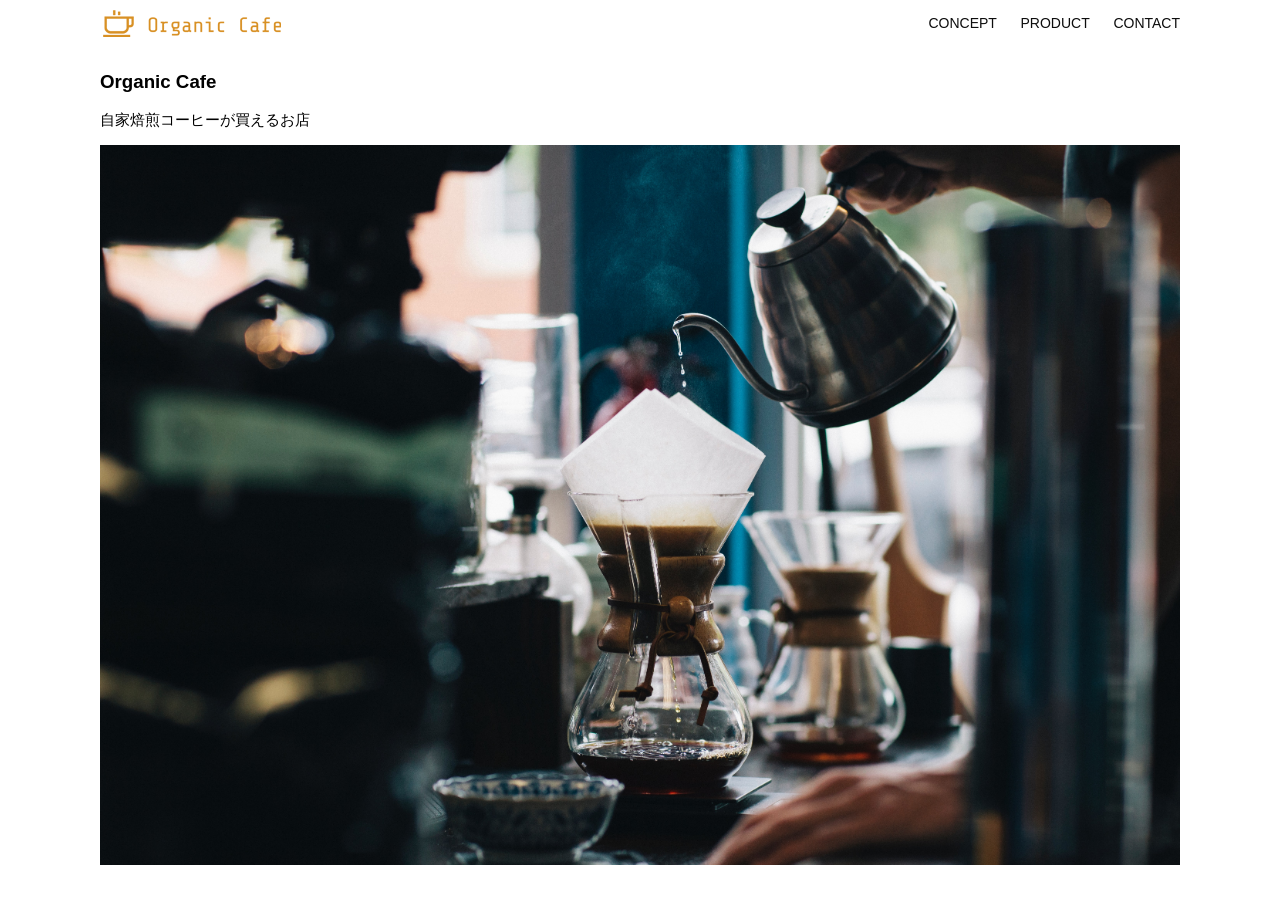
<file: html-css-kadai_013/index.html>
<!DOCTYPE html>
<html lang="ja">
  <head>
    <title>Organic Cafe</title>
    <meta charset="UTF-8">
    <meta name="description" content="自家焙煎のコーヒーがお家で楽しめるOrganic Cafe">
    <meta name="viewport" content="width=device-width, initial-scale=1.0">
    <link rel="stylesheet" href="style.css">
  </head>
  <body>
    <!-- ヘッダー -->
    <header>
      <!-- ロゴ -->
      <a href="index.html" id="logo"><img src="images/logo.png" alt="トップページに戻る"/></a>

      <!-- PC用ナビゲーション -->
      <nav id="nav-pc">
        <a href="index.html#concept">CONCEPT</a>
        <a href="index.html#product">PRODUCT</a>
        <a href="index.html#contact">CONTACT</a>
      </nav>
      <!-- スマホ用ハンバーガーメニュー画像 -->
        <img id="menu-sp" src="images/button-menu.png" alt="ナビゲーションを開く" onclick="document.getElementById('nav-sp').style.display = 'block'">

      <!-- スマホ用ナビゲーション -->
        <nav id="nav-sp">
          <ul>
            <li>
              <img id="close" src="images/button-close.png" alt="ナビゲーションを閉じる" onclick="document.getElementById('nav-sp').style.display='none'">
            </li>
            <li><a id="logo-sp" href="index.html" onclick="document.getElementById('nav-sp').style.display='none'"><img src="images/logo-sp.png" alt="トップページに戻る"></a></li>
            <li><a class="menu" href="index.html#concept" onclick="document.getElementById('nav-sp').style.display='none'">CONCEPT</a></li>
            <li><a class="menu" href="index.html#product" onclick="document.getElementById('nav-sp').style.display='none'">PRODUCT</a></li>
            <li><a class="menu" href="index.html#contact" onclick="document.getElementById('nav-sp').style.display='none'">CONTACT</a></li>
          </ul>

        </nav>
    </header>

    <main>
      <article>
        <!-- メインビジュアル -->
        <section id="main-visual">
          <div id="main-message">
            <h1>Organic Cafe</h1>
            <p>自家焙煎コーヒーが買えるお店</p>
          </div>
          <img src="images/main-image.jpg" alt="コーヒーをハンドドリップで淹れる画像"/>
        </section>
      </article>
    </main>
  </body>
</html>
</file>
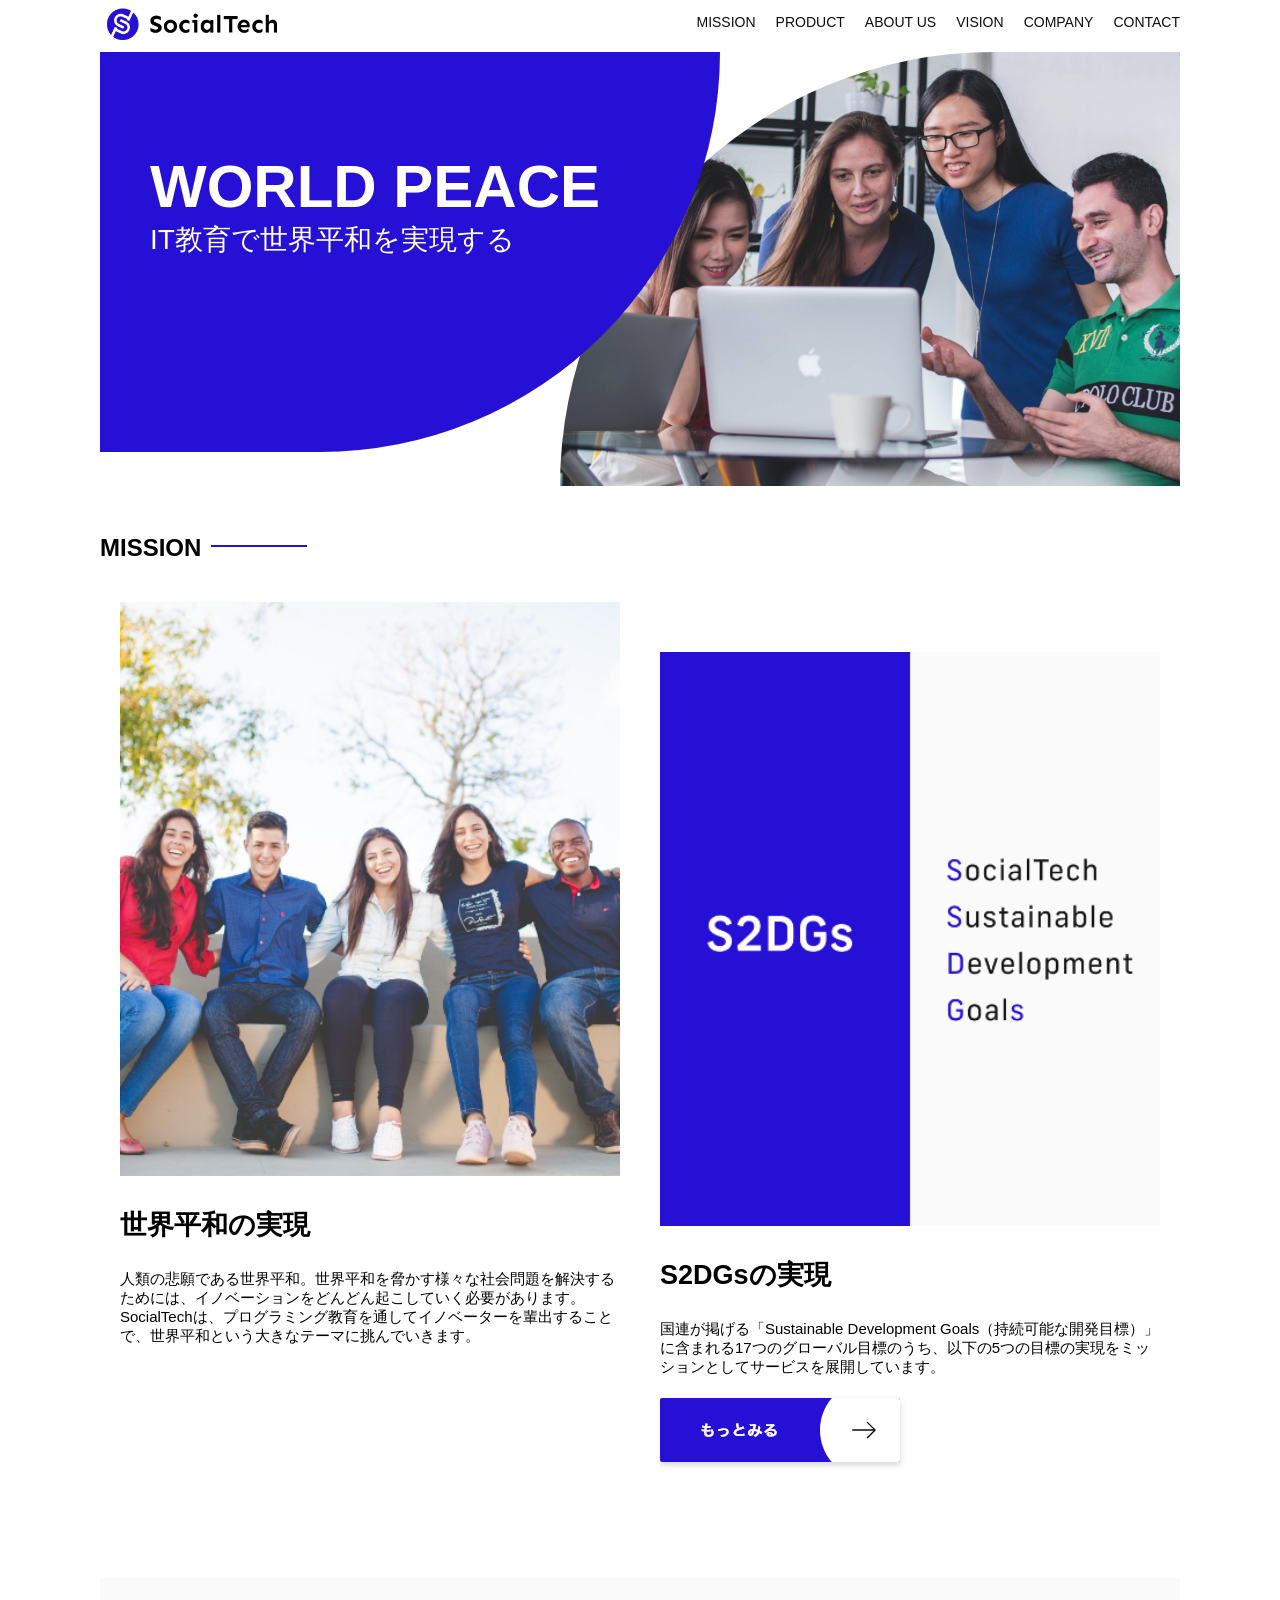
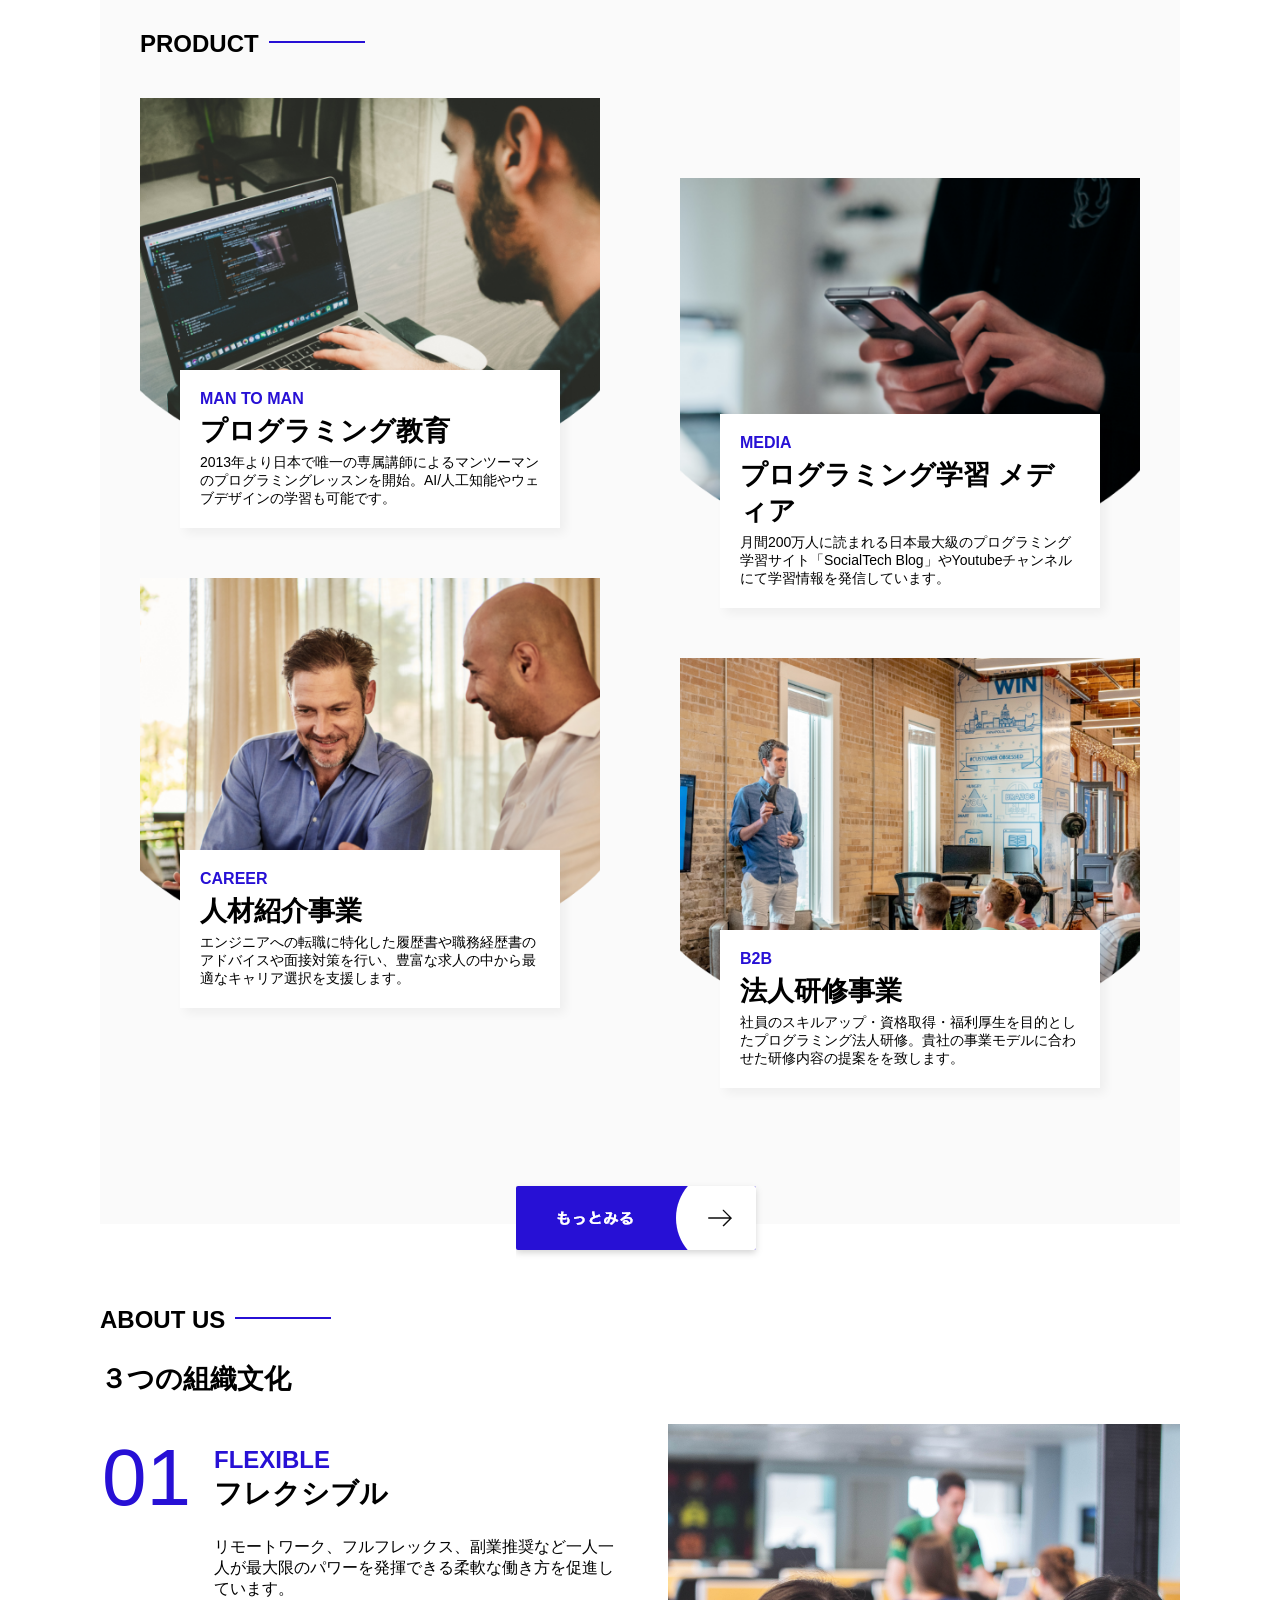
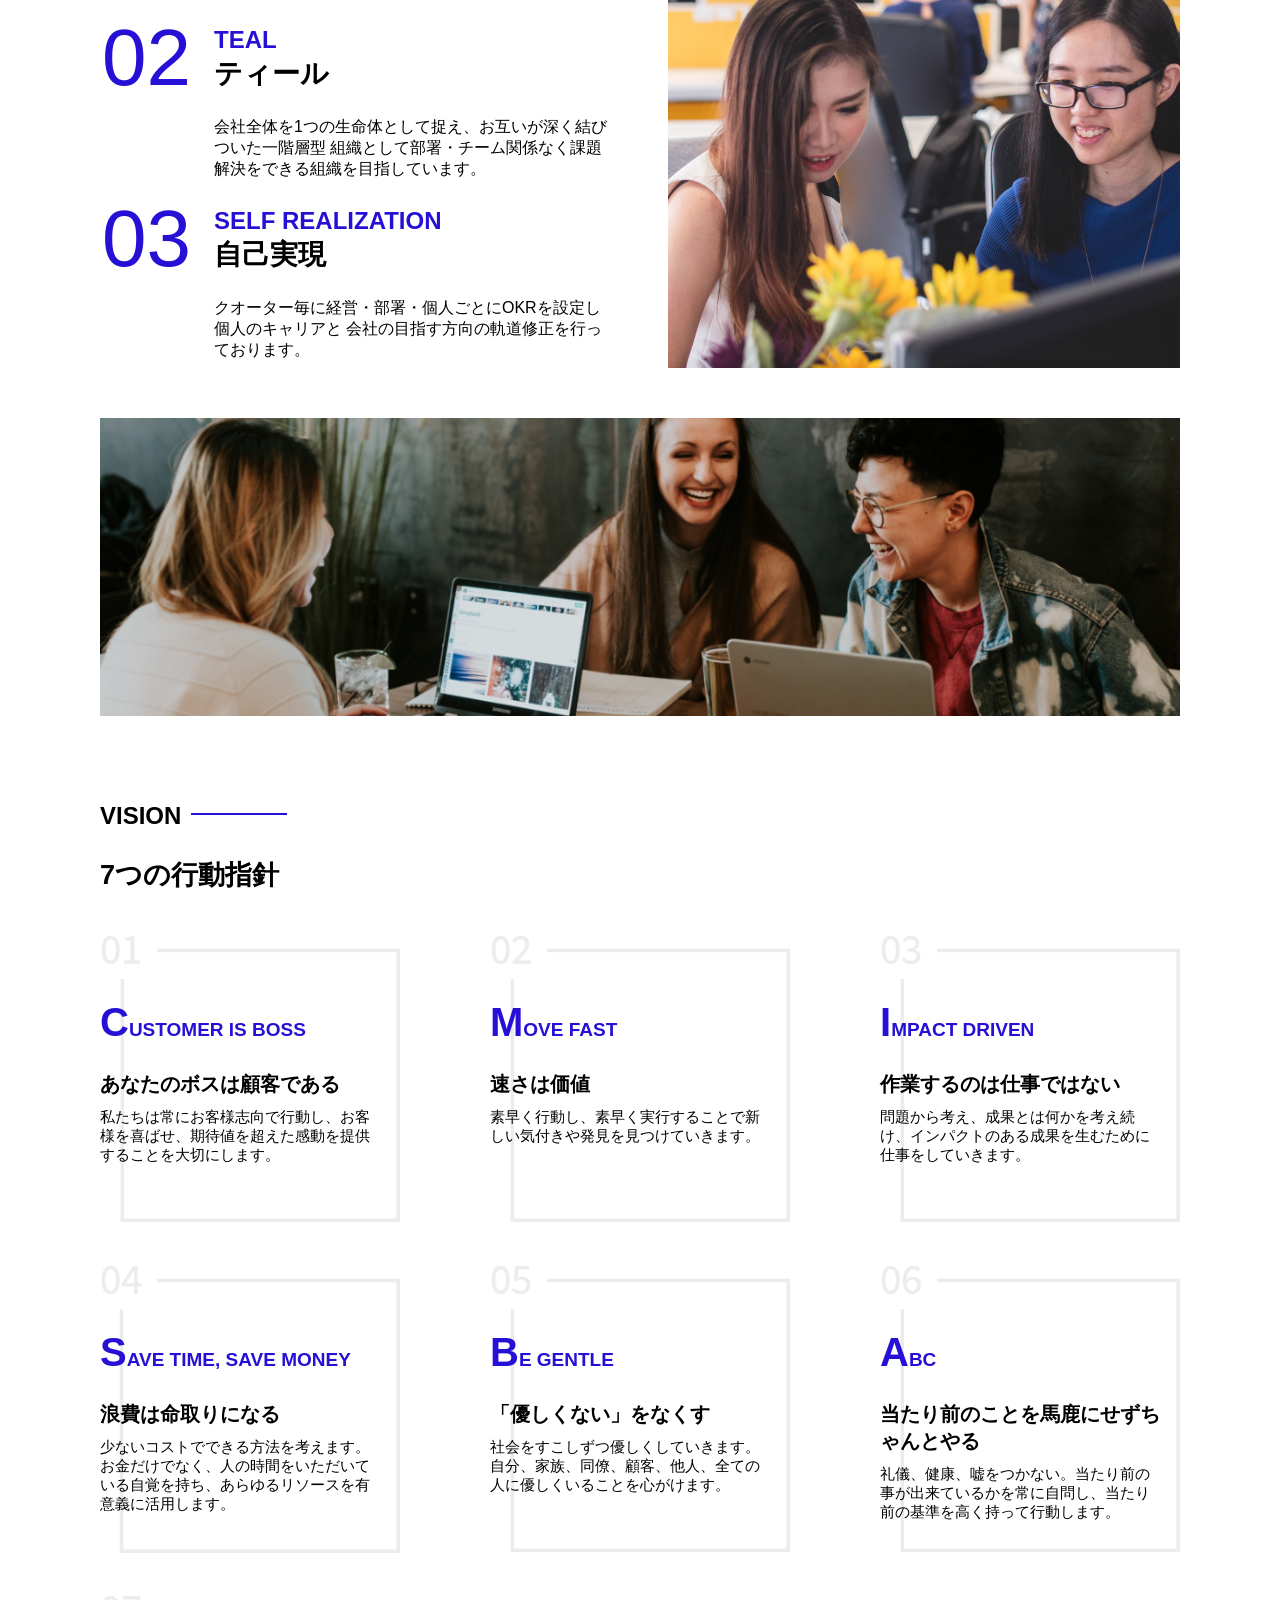
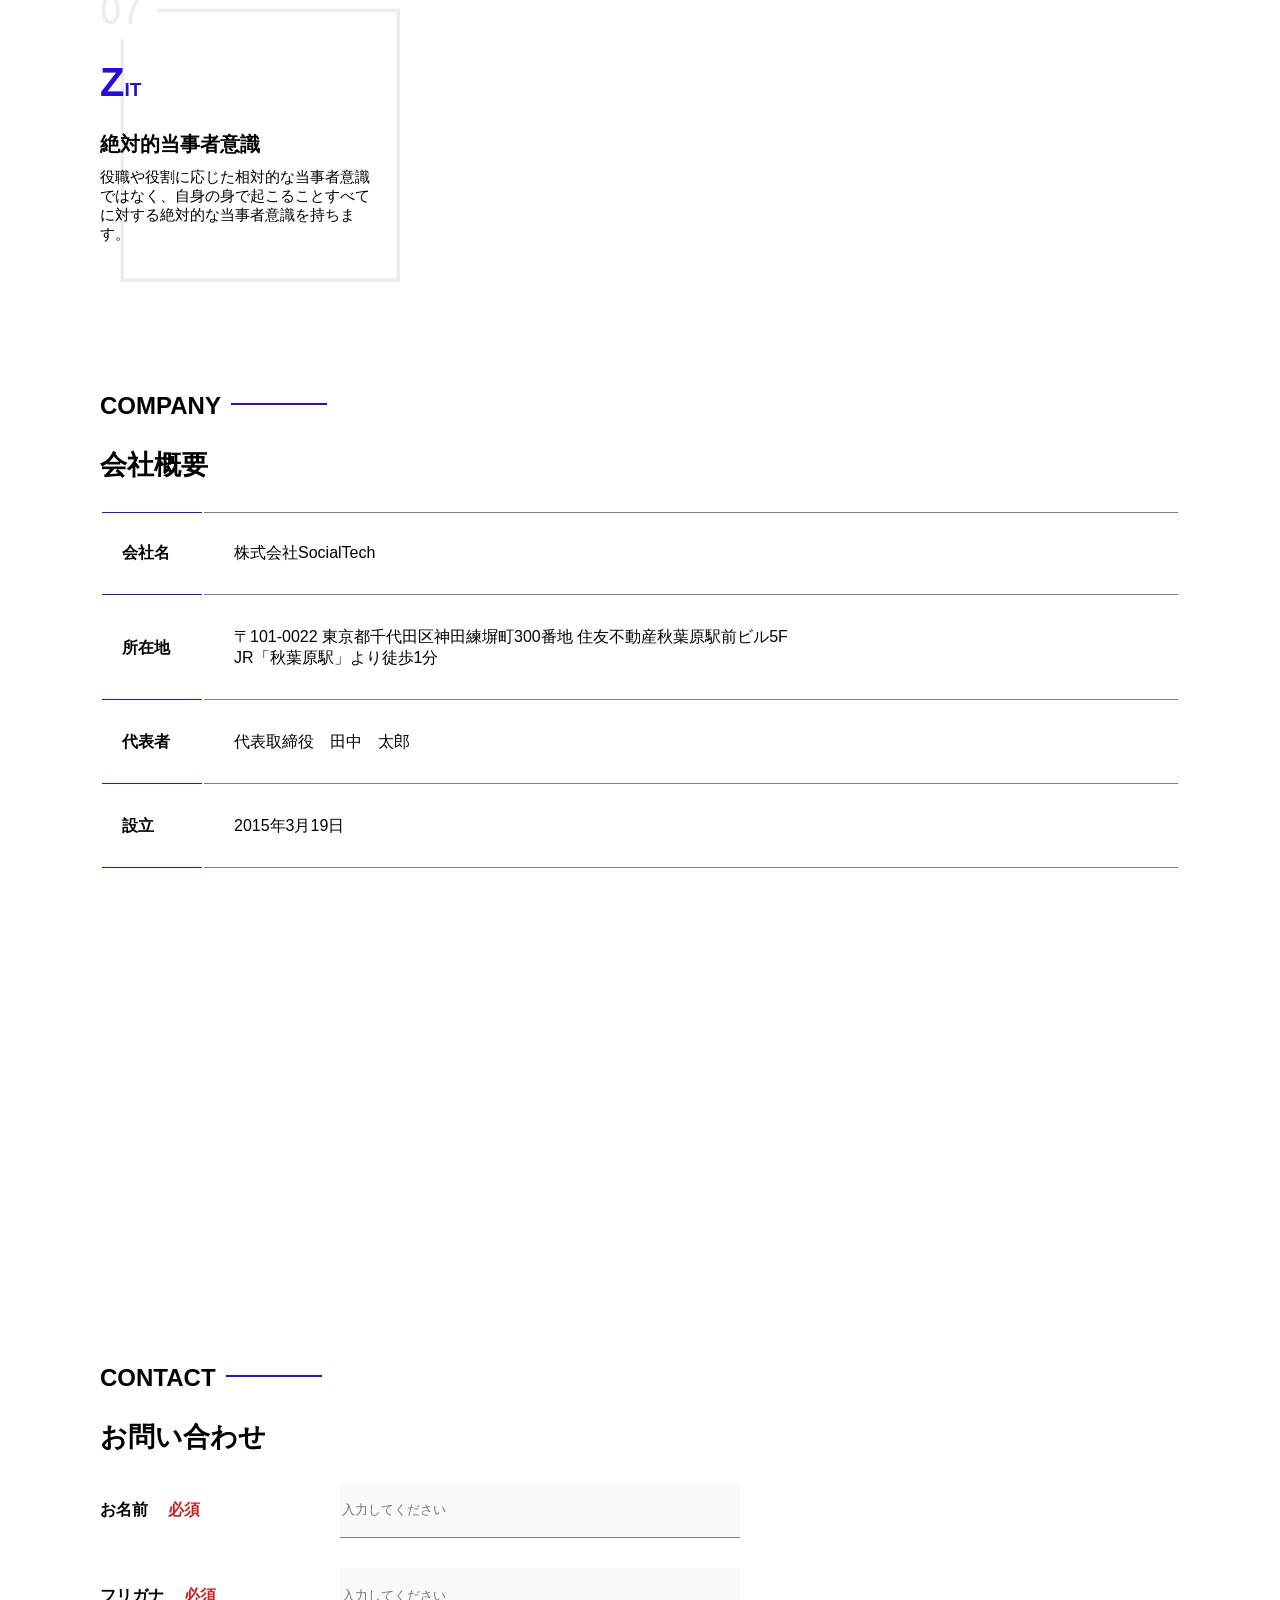
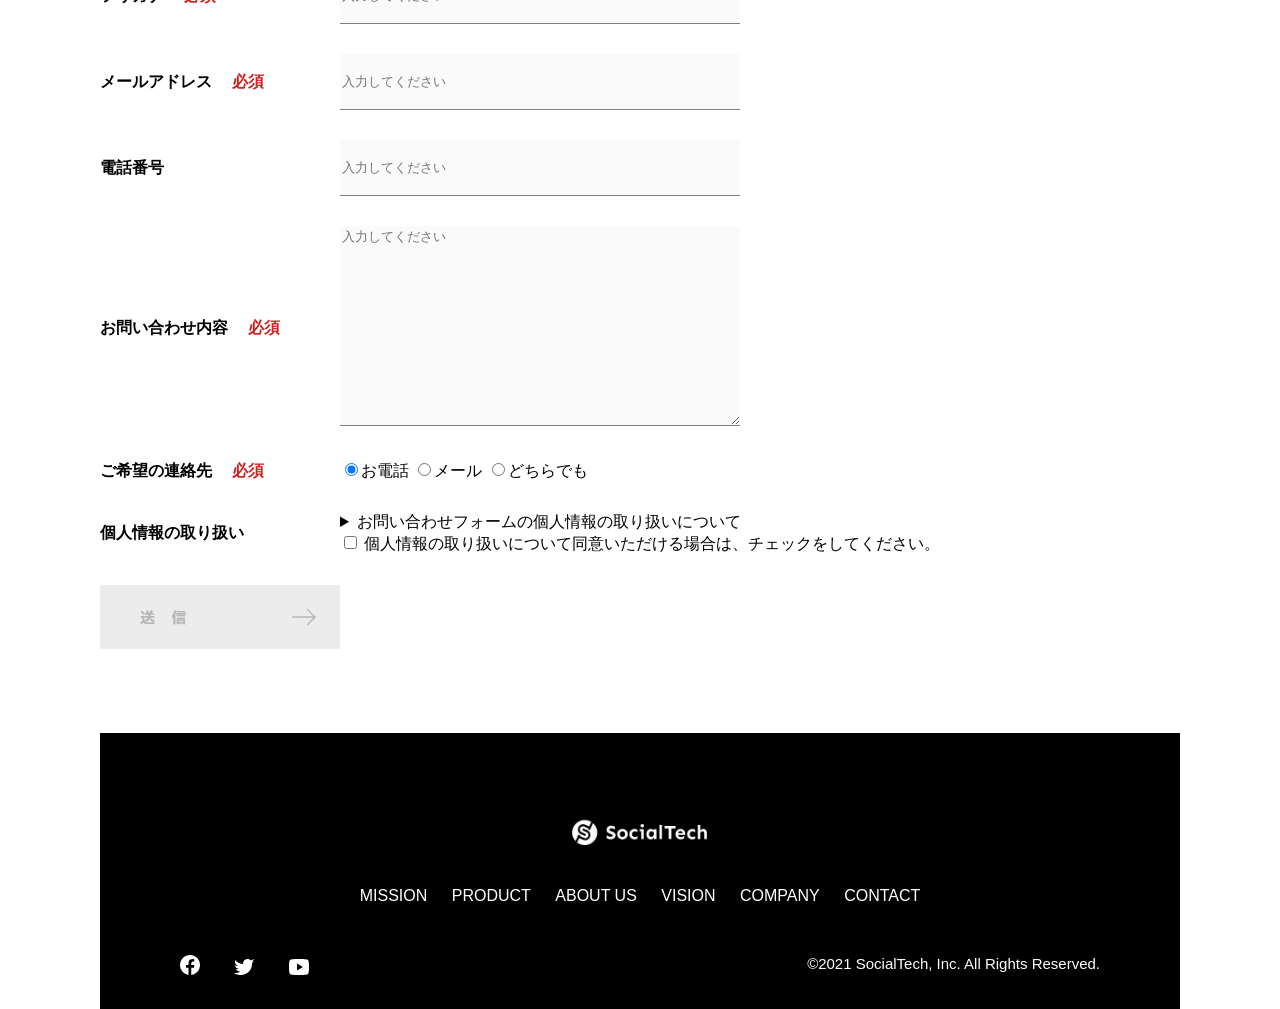
<file: kadai_tutorial_output/index.html>
<!DOCTYPE html>
<html lang="ja">
  <head>
    <title>SocialTech</title>
    <meta charset="utf-8">
    <meta name="description" content="SocialTech aim to be a leading company among EdTech industry.">
    <meta name="viewport" content="width=device-width, initial-scale=1.0">
    <link rel="stylesheet" href="style.css">
  </head>
  <body>
    <header>
      <a href="index.html" id="logo">
        <img src="images/logo.png" alt="Back to Top">
      </a>

      <!-- PC用ナビゲーション -->
      <nav id="nav-pc">
        <ul>
          <li><a href="mission.html">MISSION</a></li>
          <li><a href="product.html">PRODUCT</a></li>
          <li><a href="index.html#aboutus">ABOUT US</a></li>
          <li><a href="index.html#vision">VISION</a></li>
          <li><a href="index.html#company">COMPANY</a></li>
          <li><a href="index.html#contact">CONTACT</a></li>
        </ul>
      </nav>
      <!-- スマホ用メニューボタン -->
        <button id="menu-sp" onclick="document.getElementById('nav-sp').style.display='block'">
        <img src="images/button-menu.png" alt="ナビゲーションを開く">
        </button>
      <!-- スマホ用ナビゲーション -->
      <div id="nav-sp">
          <button id="close" onclick="document.getElementById('nav-sp').style.display='none'">
            <img src="images/button-close.png" alt="ナビゲーションを閉じる">
          </button>

          <nav>
            <ul>
              <li>
                <a id="logo-sp" href="index.html" onclick="document.getElementById('nav-sp').style.display='none'"><img src="images/logo-sp.png" alt="トップページに戻る"></a>
              </li>
              <li><a class="menu" href="mission.html" onclick="document.getElementById('nav-sp').style.display='none'">MISSION</a></li>
              <li><a class="menu" href="product.html" onclick="document.getElementById('nav-sp').style.display='none'">PRODUCT</a></li>
              <li><a class="menu" href="index.html#aboutus" onclick="document.getElementById('nav-sp').style.display='none'">ABOUT US</a></li>
              <li><a class="menu" href="index.html#vision" onclick="document.getElementById('nav-sp').style.display='none'">VISION</a></li>
              <li><a class="menu" href="index.html#company" onclick="document.getElementById('nav-sp').style.display='none'">COMPANY</a></li>
              <li><a class="menu" href="index.html#contact" onclick="document.getElementById('nav-sp').style.display='none'">CONTACT</a></li>
            </ul>
          </nav>
          <div id="sns">
            <a href="https://www.facebook.com/sejuku2013">
              <img src="images/button-facebook.png" alt="Link to Facebook">
            </a>
            <a href="https://twitter.com/samuraijuku">
              <img src="images/button-twitter.png" alt="Link to Twitter">
            </a>
            <a href="https://www.youtube.com/channel/UCCFOQO5aDK0xXam4cUQXT8g">
              <img src="images/button-youtube.png" alt="Link to YouTube">
            </a>
          </div>
        </div>
    </header>
    <main>
      <article>
        <!-- メインビジュアル -->
        <section id="main-visual">
          <div id="main-message">
            <h1>WORLD PEACE</h1>
            <p>IT教育で世界平和を実現する</p>
          </div>
          <img src="images/index/index-main.png" alt="PCの周りに集まる人たち">
        </section> 
        <!-- Mission -->
        <section id="mission">
          <h2 class="index-h2">MISSION</h2>
          <div id="mission-flex">
            <div>
              <img id="mission-photo" src="images/index/index-mission.png" alt="屋外のベンチで写真撮影をする仲間たち">
              <h3>世界平和の実現</h3>
              <p>人類の悲願である世界平和。世界平和を脅かす様々な社会問題を解決するためには、イノベーションをどんどん起こしていく必要があります。SocialTechは、プログラミング教育を通してイノベーターを輩出することで、世界平和という大きなテーマに挑んでいきます。</p>
            </div>
            <div>
              <img id="s2dgs" src="images/index/s2dgs.png" alt="S2DGs">
              <h3>S2DGsの実現</h3>
              <p>国連が掲げる「Sustainable Development Goals（持続可能な開発目標）」に含まれる17つのグローバル目標のうち、以下の5つの目標の実現をミッションとしてサービスを展開しています。</p>
              <a href="mission.html">
                <img src="images/button-more.png" alt="look more">
              </a>
            </div>
          </div>
        </section>
        <section id="product">
          <h2 class="index-h2">PRODUCT</h2>
          <div class="product-flex">
            <div id="product-left">
              <div>
                <img class="product-photo" src="images/index/index-mantoman.png" alt="PCでコードを書く男性">
                <div class="product-explain">
                  <span>MAN TO MAN</span>
                  <h3>プログラミング教育</h3>
                  <p>2013年より日本で唯一の専属講師によるマンツーマンのプログラミングレッスンを開始。AI/人工知能やウェブデザインの学習も可能です。</p>
                </div>
              </div>
            <div>
              <img class="product-photo" src="images/index/index-career.png" alt="笑顔で話し合う2人の男性">
              <div class="product-explain">
                <span>CAREER</span>
                <h3>人材紹介事業</h3>
                <p>エンジニアへの転職に特化した履歴書や職務経歴書のアドバイスや面接対策を行い、豊富な求人の中から最適なキャリア選択を支援します。</p>
              </div>
            </div>
            </div>
            <div id="product-right">
              <div>
                <img class="product-photo" src="images/index/index-media.png" alt="スマートフォンを操作する人">
                <div class="product-explain">
                  <span>MEDIA</span>
                  <h3>プログラミング学習 メディア</h3>
                  <p>月間200万人に読まれる日本最大級のプログラミング学習サイト「SocialTech Blog」やYoutubeチャンネルにて学習情報を発信しています。</p>
                </div>
              </div>
              <div>
                <img class="product-photo" src="images/index/index-b2b.png" alt="講演中の男性とそれを聴く人々">
                <div class="product-explain">
                  <span>B2B</span>
                  <h3>法人研修事業</h3>
                  <p>社員のスキルアップ・資格取得・福利厚生を目的としたプログラミング法人研修。貴社の事業モデルに合わせた研修内容の提案をを致します。</p>
                </div>
              </div>
            </div>

          </div>
          <div id="product-more">
            <a href="product.html">
              <img src="images/button-more.png" alt="もっと見る">
            </a>
          </div>
        </section>
        <section id="aboutus">
          <h2 class="index-h2">ABOUT US</h2>
          <h3>３つの組織文化</h3>
          <div>
            <table class="culture-table">
              <tr>
                <td class="culture-num">01</td>
                <th><span class="culture-en">FLEXIBLE</span><br>フレクシブル</th>
              </tr>
              <tr>
                <td>
                  <!-- empty -->
                </td>
                <td class="culture-description">リモートワーク、フルフレックス、副業推奨など一人一人が最大限のパワーを発揮できる柔軟な働き方を促進しています。</td>
              </tr>
              <tr>
                <td class="culture-num">02</td>
                <th><span class="culture-en">TEAL</span><br>ティール</th>
              </tr>
              <tr>
                <td>
                  <!-- empty -->
                </td>
                <td class="culture-description">会社全体を1つの生命体として捉え、お互いが深く結びついた一階層型 組織として部署・チーム関係なく課題解決をできる組織を目指しています。</td>
              </tr>
              <tr>
                <td class="culture-num">03</td>
                <th><span class="culture-en">SELF REALIZATION</span><br>自己実現</th>
              </tr>
              <tr>
                <td>
                  <!-- empty -->
                </td>
                <td class="culture-description">クオーター毎に経営・部署・個人ごとにOKRを設定し個人のキャリアと 会社の目指す方向の軌道修正を行っております。</td>
              </tr>

            </table>
            <img class="culture-img" src="images/index/index-aboutus1.png" alt="笑顔で話し合う2人の女性">

          </div>
          <img class="culture-img2" src="images/index/index-aboutus2.png" alt="笑顔で話し合う三人の男女">

        </section>
        <section id="vision">
          <h2 class="index-h2">VISION</h2>
            <h3>7つの行動指針</h3>
            <div>
              <div class="vision-box">
                <img src="images/index/vision-01.png" alt="01">
                <div>
                  <h4>CUSTOMER IS BOSS</h4>
                  <h5>あなたのボスは顧客である</h5>
                  <p>私たちは常にお客様志向で行動し、お客様を喜ばせ、期待値を超えた感動を提供することを大切にします。</p>
                </div>
              </div>
              <div class="vision-box">
                <img src="images/index/vision-02.png" alt="02">
                <div>
                  <h4>MOVE FAST</h4>
                  <h5>速さは価値</h5>
                  <p>素早く行動し、素早く実行することで新しい気付きや発見を見つけていきます。</p>
                </div>
              </div>
              <div class="vision-box">
                <img src="images/index/vision-03.png" alt="03">
                <div>
                  <h4>IMPACT DRIVEN</h4>
                  <h5>作業するのは仕事ではない</h5>
                  <p>問題から考え、成果とは何かを考え続け、インパクトのある成果を生むために仕事をしていきます。</p>
                </div>
              </div>
              <div class="vision-box">
                <img src="images/index/vision-04.png" alt="04">
                <div>
                  <h4>SAVE TIME, SAVE MONEY</h4>
                  <h5>浪費は命取りになる</h5>
                  <p>少ないコストでできる方法を考えます。お金だけでなく、人の時間をいただいている自覚を持ち、あらゆるリソースを有意義に活用します。</p>
                </div>
              </div>
              <div class="vision-box">
                <img src="images/index/vision-05.png" alt="05">
                <div>
                  <h4>BE GENTLE</h4>
                  <h5>「優しくない」をなくす</h5>
                  <p>社会をすこしずつ優しくしていきます。自分、家族、同僚、顧客、他人、全ての人に優しくいることを心がけます。</p>
                </div>
              </div>
              <div class="vision-box">
                <img src="images/index/vision-06.png" alt="06">
                <div>
                  <h4>ABC</h4>
                  <h5>当たり前のことを馬鹿にせずちゃんとやる</h5>
                  <p>礼儀、健康、嘘をつかない。当たり前の事が出来ているかを常に自問し、当たり前の基準を高く持って行動します。</p>
                </div>
              </div>
              <div class="vision-box">
                <img src="images/index/vision-07.png" alt="07">
                <div>
                  <h4>ZIT</h4>
                  <h5>絶対的当事者意識</h5>
                  <p>役職や役割に応じた相対的な当事者意識ではなく、自身の身で起こることすべてに対する絶対的な当事者意識を持ちます。</p>
                </div>
              </div>
            </div>
        </section>
        <section id="company">
          <h2 class="index-h2">COMPANY</h2>
          <h3> 会社概要</h3>
          <table id="company-table">
            <tr>
              <th class="tableheader tableheader-first">会社名</th>
              <td class="cell cell-first">株式会社SocialTech</td>
            </tr>
            <tr>
              <th class="tableheader">所在地</th>
              <td class="cell">〒101-0022 東京都千代田区神田練塀町300番地 住友不動産秋葉原駅前ビル5F<br>JR「秋葉原駅」より徒歩1分</td>
            </tr>
            <tr>
              <th class="tableheader">代表者</th>
              <td class="cell">代表取締役　田中　太郎</td>
            </tr>
            <tr>
              <th class="tableheader">設立</th>
              <td class="cell">2015年3月19日</td>
            </tr>
          </table>
          <iframe src="https://www.google.com/maps/embed?pb=!1m18!1m12!1m3!1d3240.0688551336807!2d139.7720776771055!3d35.69992317258124!2m3!1f0!2f0!3f0!3m2!1i1024!2i768!4f13.1!3m3!1m2!1s0x60188fee13660e23%3A0x77137876edf742ac!2z5L2P5Y-L5LiN5YuV55Sj56eL6JGJ5Y6f6aeF5YmN44OT44Or!5e0!3m2!1sja!2sjp!4v1704858013291!5m2!1sja!2sjp" 
 style="border: 0" allowfullscreen="" loading="lazy">
          </iframe>
        </section>

        <!-- お問い合わせフォーム -->
        <section id="contact">
          <h2 class="index-h2">CONTACT</h2>
          <h3>お問い合わせ</h3>
          <form>
            <div>
              <div class="contact-heading">
                <label class="contact-label">お名前<span class="contact-span">必須</span></label>
              </div>
              <div>
                <input type="text" name="name" placeholder="入力してください" class="contact-textbox">
              </div>
            </div>
            <div>
              <div class="contact-heading">
                <label class="contact-label">フリガナ<span class="contact-span">必須</span></label>
              </div>
              <div>
                <input type="text" name="hurigana" placeholder="入力してください" class="contact-textbox">
              </div>
            </div>
            <div>
              <div class="contact-heading">
              <label class="contact-label">メールアドレス<span class="contact-span">必須</span></label>
              </div>
              <div>
              <input type="text" name="email" placeholder="入力してください" class="contact-textbox">
              </div>
            </div>
            <div>
              <div class="contact-heading">
                <label class="contact-label">電話番号</label>
              </div>
              <div>
                <input type="text" name="tel" placeholder="入力してください" class="contact-textbox">
              </div>
            </div>
            <div>
              <div class="contact-heading">
                <label class="contact-label">お問い合わせ内容<span class="contact-span">必須</span></label>
              </div>
              <div>
                <textarea class="contact-textarea" placeholder="入力してください" name="message"></textarea>
              </div>
            </div>
            <div>
              <div class="contact-heading">
                <label class="contact-label">ご希望の連絡先<span class="contact-span">必須</span></label>
            </div>
            <div>
              <input class="radiobutton" type="radio" value="tel" name="contact" checked><label>お電話</label>
              <input class="radiobutton" type="radio" value="mail" name="contact"><label>メール</label>
              <input class="radiobutton" type="radio" value="both" name="contact"><label>どちらでも</label>
            </div>
            </div>
            <div>
            <div class="contact-heading">
              <label class="contact-label">個人情報の取り扱い</label>
            </div>
            <div>
              <details>
                <summary>お問い合わせフォームの個人情報の取り扱いについて</summary>
                <div>
                  <dl>
                    <dt>１．組織の名称又は氏名</dt>
                    <dd>株式会社SocialTech</dd>
                    <dt>２．個人情報保護管理者（若しくはその代理人）の氏名又は職名、所属及び連絡先</dt>
                    <dd>
                      <p>鈴木 一郎 コーポレート部</p>
                      <p>メールアドレス：samurai@example.com</p>
                      <p>TEL：03-1234-5678</p>
                    </dd>
                    <dt>３．個人情報の利用目的</dt>
                    <dd>
                      <ul>
                        <li>本サービス及び本サービスに関連する情報の提供又はそれらに関する連絡のため</li>
                        <li>ユーザーの本人確認のため</li>
                        <li>当社サービスのご案内のため</li>
                        <li>当社の商品等の広告または宣伝（電子メールによるものを含むものとします。）</li>
                      </ul>
                      </dd>
                      <dt>４．個人情報の取り扱い業務の委託</dt>
                      <dd>個人情報の取扱業務の全部または一部を外部に業務委託する場合があります。その際、弊社は、個人情報を適切に保護できる管理体制を敷き実行していることを条件として委託先を厳選したうえで、機密保持契約を委託先と締結し、お客様の個人情報を厳密に管理させます。</dd>
                      <dt>５．個人情報の開示等の請求</dt>
                      <dd>
                        お客様は、弊社に対してご自身の個人情報の開示等（利用目的の通知、開示、内容の訂正・追加・削除、利用の停止または消去、第三者への提供の停止）に関して、当社問合わせ窓口に申し出ることができます。<br>
                        その際、弊社はお客様ご本人を確認させていただいたうえで、合理的な期間内に対応いたします。<br>
                        なお、個人情報に関する弊社問合わせ先は、次の通りです。
                      </dd>
                      <dd>
                        <p>株式会社SocialTech　個人情報問合せ窓口</p>
                        <p>〒150-0043　東京都千代田区神田練塀町300番地 住友不動産秋葉原駅前ビル5F</p>
                        <p>メールアドレス：samurai@example.com　TEL：03-1234-5678</p>
                      </dd>

                      <dt>６．個人情報を提供されることの任意性について</dt>
                      <dd>お客様がご自身の個人情報を弊社に提供されるか否かは、お客様のご判断によりますが、もしご提供されない場合には、適切なサービスが提供できない場合がありますので予めご了承ください。</dd>

                  </dl>
                </div>
              </details>
              <input type="checkbox" name="agree">
              <span>個人情報の取り扱いについて同意いただける場合は、チェックをしてください。</span>
            </div>
            </div>
            <input type="image" src="images/button-submit.png" alt="送信する">
          </form>

        </section>
      </article>
    </main>
  <!-- Footer -->
  <footer>
    <div id="footer-logo">
      <img src="images/logo-sp.png" alt="SocialTech">
    </div>
    <div id="footer-link">
      <a href="mission.html">MISSION</a>
      <a href="product.html">PRODUCT</a>
      <a href="index.html#aboutus">ABOUT US</a>
      <a href="index.html#vision">VISION</a>
      <a href="index.html#company">COMPANY</a>
      <a href="index.html#contact">CONTACT</a>
    </div>
    <div id="sns-footer">
      <div class="snsbtns">
        <a href="https://www.facebook.com/sejuku2013"><img src="images/button-facebook.png" alt="Facebookのリンク"></a>
        <a href="https://twitter.com/samuraijuku"><img src="images/button-twitter.png" alt="Twitterのリンク"></a>
        <a href="https://www.youtube.com/channel/UCCFOQO5aDK0xXam4cUQXT8g"><img src="images/button-youtube.png" alt="YouTubeのリンク"></a>
      </div>
      <p id="copyright">&copy;2021 SocialTech, Inc. All Rights Reserved.</p>
    </div>
  </footer>

  </body>
</html>
</file>
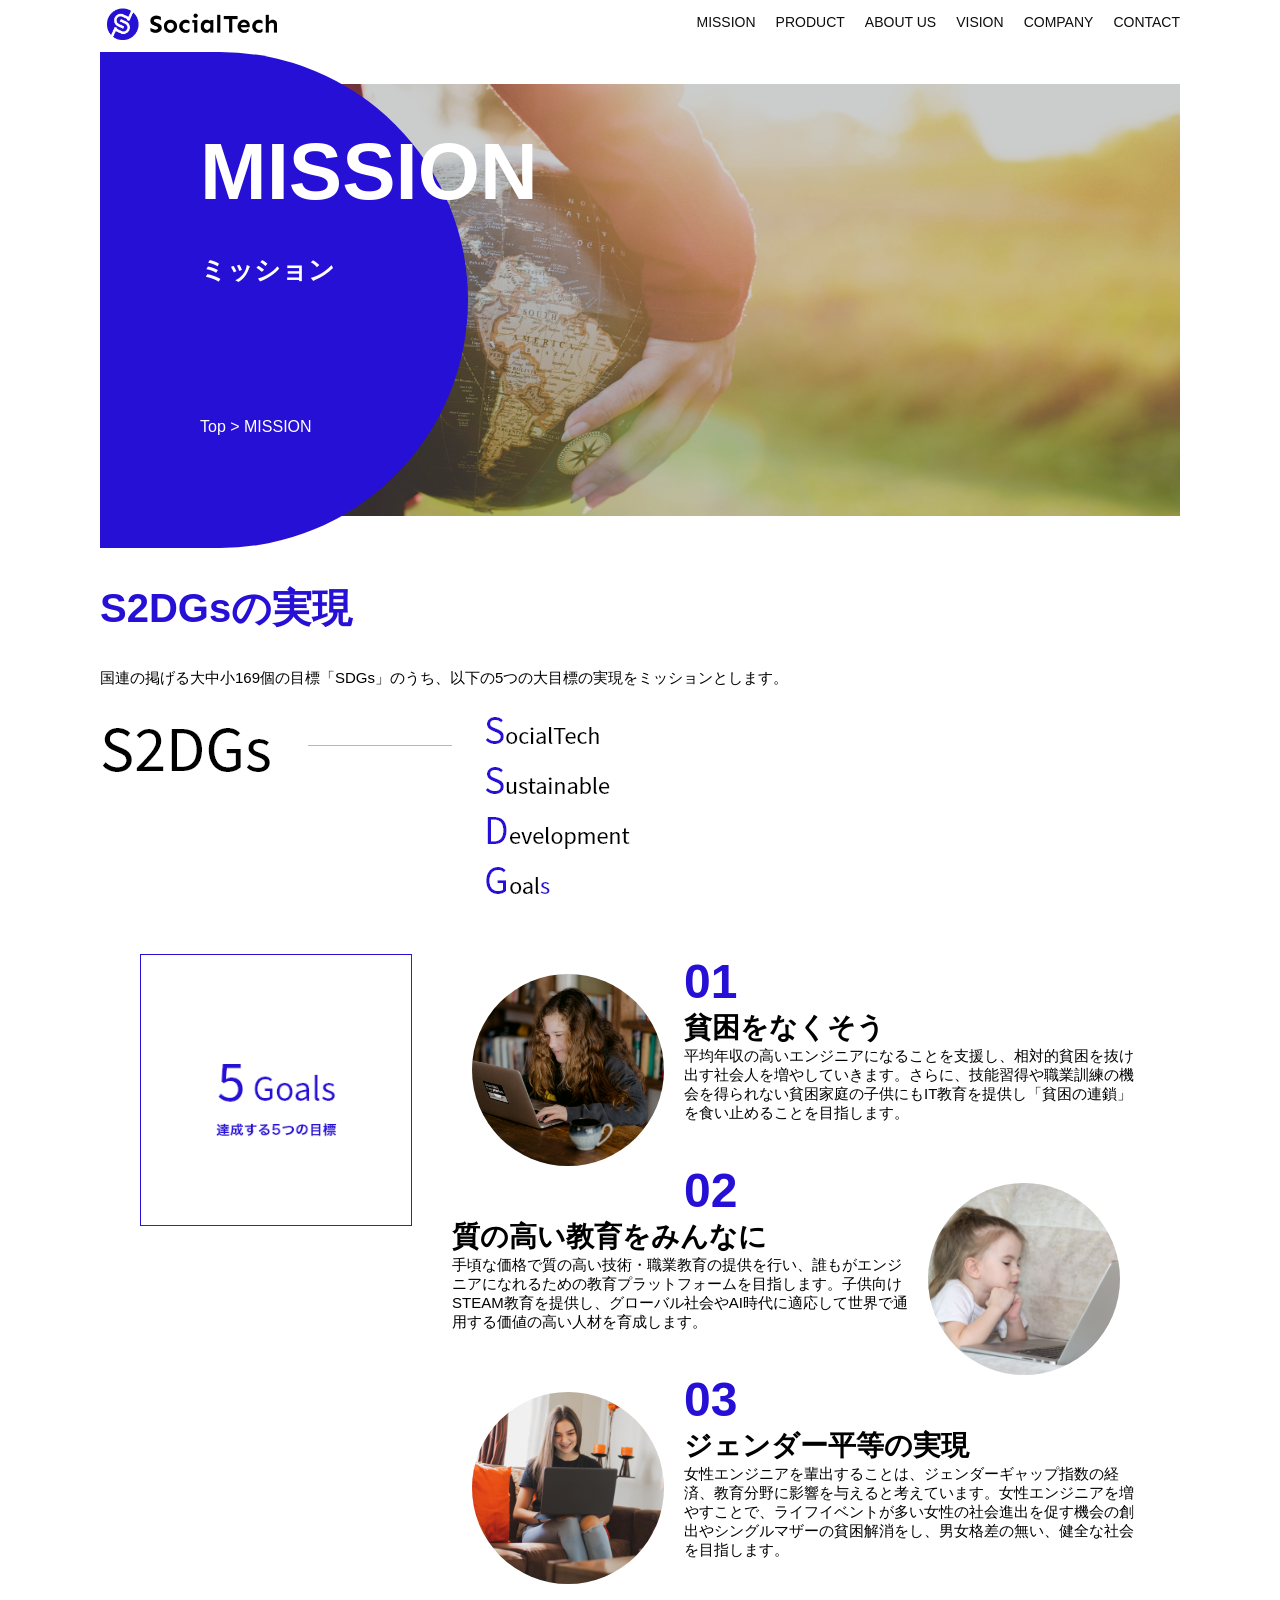
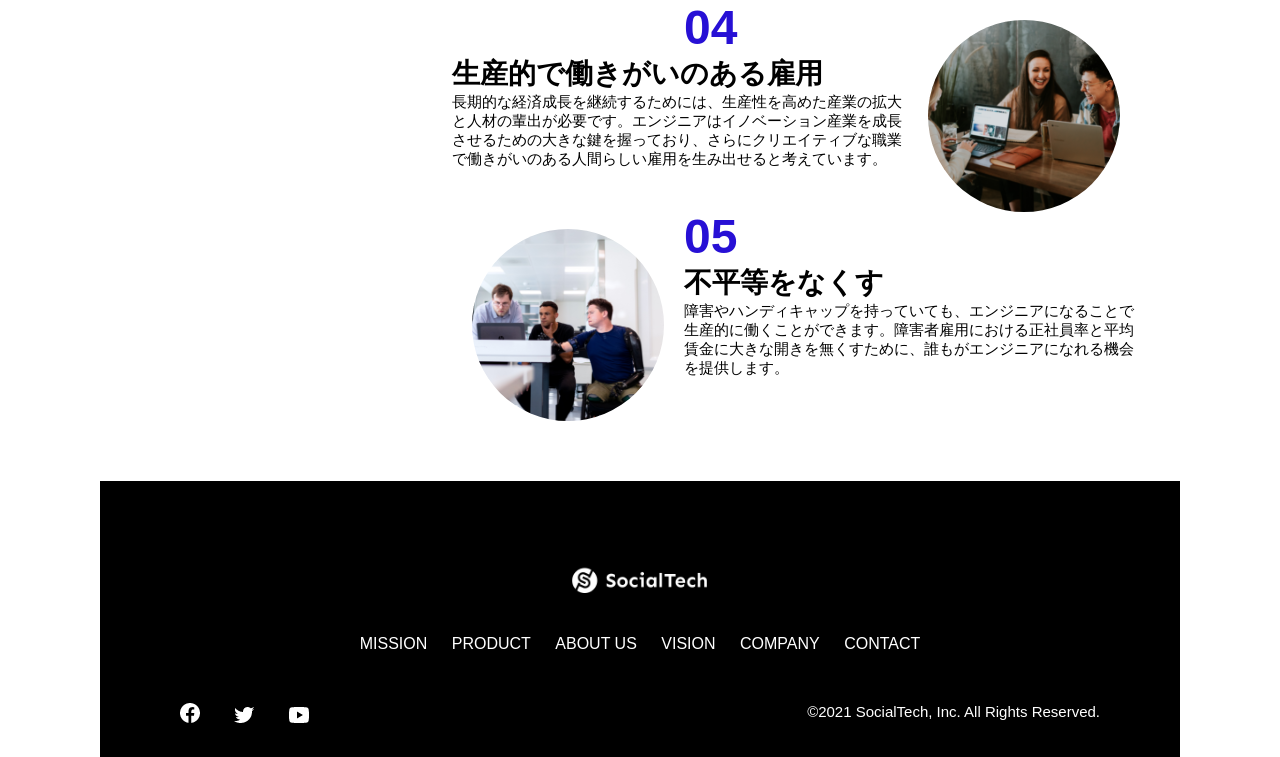
<file: kadai_tutorial_output/mission.html>
<!DOCTYPE html>
<html lang="ja">
  <head>
    <title>SocialTech - MISSION ミッション -</title>
    <meta charset="utf-8">
    <meta name="description" content="SocialTechが目指す5つの目標（S2DGs）を紹介します">
    <meta name="viewport" content="width=device-width, initial-scale=1.0">
    <link rel="stylesheet" href="style.css">
  </head>
  <body>
    <header>
      <a href="index.html" id="logo">
        <img src="images/logo.png" alt="Back to Top">
      </a>

      <!-- PC用ナビゲーション -->
      <nav id="nav-pc">
        <ul>
          <li><a href="mission.html">MISSION</a></li>
          <li><a href="product.html">PRODUCT</a></li>
          <li><a href="index.html#aboutus">ABOUT US</a></li>
          <li><a href="index.html#vision">VISION</a></li>
          <li><a href="index.html#company">COMPANY</a></li>
          <li><a href="index.html#contact">CONTACT</a></li>
        </ul>
      </nav>
      <!-- スマホ用メニューボタン -->
        <button id="menu-sp" onclick="document.getElementById('nav-sp').style.display='block'">
        <img src="images/button-menu.png" alt="ナビゲーションを開く">
        </button>
      <!-- スマホ用ナビゲーション -->
      <div id="nav-sp">
          <button id="close" onclick="document.getElementById('nav-sp').style.display='none'">
            <img src="images/button-close.png" alt="ナビゲーションを閉じる">
          </button>

          <nav>
            <ul>
              <li>
                <a id="logo-sp" href="index.html" onclick="document.getElementById('nav-sp').style.display='none'"><img src="images/logo-sp.png" alt="トップページに戻る"></a>
              </li>
              <li><a class="menu" href="mission.html" onclick="document.getElementById('nav-sp').style.display='none'">MISSION</a></li>
              <li><a class="menu" href="product.html" onclick="document.getElementById('nav-sp').style.display='none'">PRODUCT</a></li>
              <li><a class="menu" href="index.html#aboutus" onclick="document.getElementById('nav-sp').style.display='none'">ABOUT US</a></li>
              <li><a class="menu" href="index.html#vision" onclick="document.getElementById('nav-sp').style.display='none'">VISION</a></li>
              <li><a class="menu" href="index.html#company" onclick="document.getElementById('nav-sp').style.display='none'">COMPANY</a></li>
              <li><a class="menu" href="index.html#contact" onclick="document.getElementById('nav-sp').style.display='none'">CONTACT</a></li>
            </ul>
          </nav>
          <div id="sns">
            <a href="https://www.facebook.com/sejuku2013">
              <img src="images/button-facebook.png" alt="Link to Facebook">
            </a>
            <a href="https://twitter.com/samuraijuku">
              <img src="images/button-twitter.png" alt="Link to Twitter">
            </a>
            <a href="https://www.youtube.com/channel/UCCFOQO5aDK0xXam4cUQXT8g">
              <img src="images/button-youtube.png" alt="Link to YouTube">
            </a>
          </div>
        </div>
    </header>

    <main>
      <article>
        <section id="mission-main">
          <div class="mission-main-inner">
            <div id="mission-title">
              <h1>MISSION<br><span>ミッション</span></h1>
              <p>Top > MISSION</p>
            </div>
          </div>
        </section>

        <section id="mission-s2dgs">
          <h2 class="mission-h2">S2DGsの実現</h2>
          <p>国連の掲げる大中小169個の目標「SDGs」のうち、以下の5つの大目標の実現をミッションとします。</p>
          <img src="images/mission/mission-s2dgs.png" alt="S2DGs">
        </section>

        <section id="mission-five-goals">
          <div class="five-goals-image">
            <img src="images/mission/mission-5goals.png" alt="5Goals">
          </div>
          <div class="five-goals-read">
            <div>
              <img class="fivegoals-image-left" src="images/mission/mission-5goals01.png" alt="PCを操作する女の子">
              <span class="fivegoals-number">01</span>
              <h3 class="fivegoals-h3">貧困をなくそう</h3>
              <p class="fivegoals-p">平均年収の高いエンジニアになることを支援し、相対的貧困を抜け出す社会人を増やしていきます。さらに、技能習得や職業訓練の機会を得られない貧困家庭の子供にもIT教育を提供し「貧困の連鎖」を食い止めることを目指します。</p>
            </div>
            <div>
              <img class="fivegoals-image-right" src="images/mission/mission-5goals02.png" alt="PCを見つめる小さい女の子">
              <span class="fivegoals-number">02</span>
              <h3 class="fivegoals-h3">質の高い教育をみんなに</h3>
              <p class="fivegoals-p">手頃な価格で質の高い技術・職業教育の提供を行い、誰もがエンジニアになれるための教育プラットフォームを目指します。子供向けSTEAM教育を提供し、グローバル社会やAI時代に適応して世界で通用する価値の高い人材を育成します。</p>
            </div>
            <div>
              <img class="fivegoals-image-left" src="images/mission/mission-5goals03.png" alt="PCを操作する女性">
              <span class="fivegoals-number">03</span>
              <h3 class="fivegoals-h3">ジェンダー平等の実現</h3>
              <p class="fivegoals-p">女性エンジニアを輩出することは、ジェンダーギャップ指数の経済、教育分野に影響を与えると考えています。女性エンジニアを増やすことで、ライフイベントが多い女性の社会進出を促す機会の創出やシングルマザーの貧困解消をし、男女格差の無い、健全な社会を目指します。</p>
            </div>
            <div>
              <img class="fivegoals-image-right" src="images/mission/mission-5goals04.png" alt="笑顔で話し合う3人の男女">
              <span class="fivegoals-number">04</span>
              <h3 class="fivegoals-h3">生産的で働きがいのある雇用</h3>
              <p class="fivegoals-p">長期的な経済成長を継続するためには、生産性を高めた産業の拡大と人材の輩出が必要です。エンジニアはイノベーション産業を成長させるための大きな鍵を握っており、さらにクリエイティブな職業で働きがいのある人間らしい雇用を生み出せると考えています。</p>
            </div>
            <div>
              <img class="fivegoals-image-left" src="images/mission/mission-5goals05.png" alt="障害を持つ男性が生き生きと働く様子">
              <span class="fivegoals-number">05</span>
              <h3 class="fivegoals-h3">不平等をなくす</h3>
              <p class="fivegoals-p">障害やハンディキャップを持っていても、エンジニアになることで生産的に働くことができます。障害者雇用における正社員率と平均賃金に大きな開きを無くすために、誰もがエンジニアになれる機会を提供します。</p>
            </div>
          </div>
        </section>
      </article>
    </main>

    <!-- Footer -->
  <footer>
    <div id="footer-logo">
      <img src="images/logo-sp.png" alt="SocialTech">
    </div>
    <div id="footer-link">
      <a href="mission.html">MISSION</a>
      <a href="product.html">PRODUCT</a>
      <a href="index.html#aboutus">ABOUT US</a>
      <a href="index.html#vision">VISION</a>
      <a href="index.html#company">COMPANY</a>
      <a href="index.html#contact">CONTACT</a>
    </div>
    <div id="sns-footer">
      <div class="snsbtns">
        <a href="https://www.facebook.com/sejuku2013"><img src="images/button-facebook.png" alt="Facebookのリンク"></a>
        <a href="https://twitter.com/samuraijuku"><img src="images/button-twitter.png" alt="Twitterのリンク"></a>
        <a href="https://www.youtube.com/channel/UCCFOQO5aDK0xXam4cUQXT8g"><img src="images/button-youtube.png" alt="YouTubeのリンク"></a>
      </div>
      <p id="copyright">&copy;2021 SocialTech, Inc. All Rights Reserved.</p>
    </div>
  </footer>

  </body>
</html>
</file>
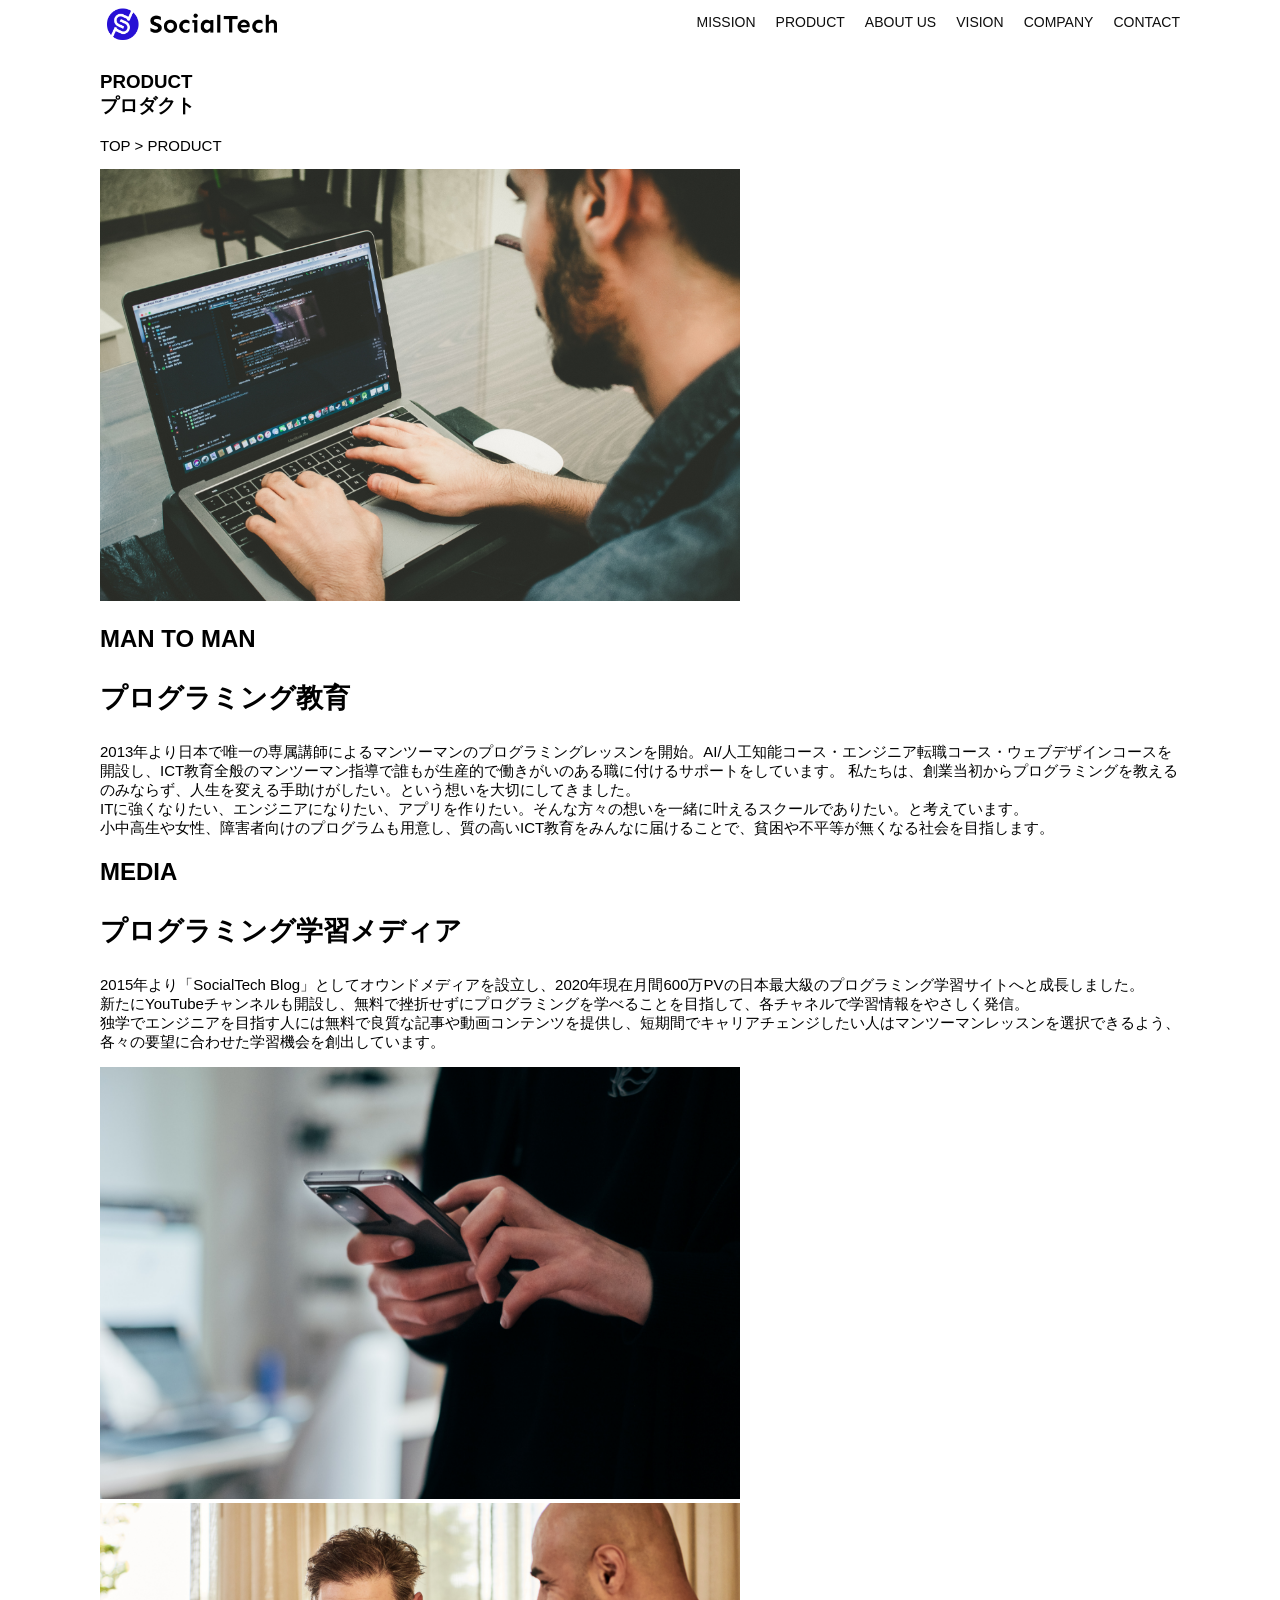
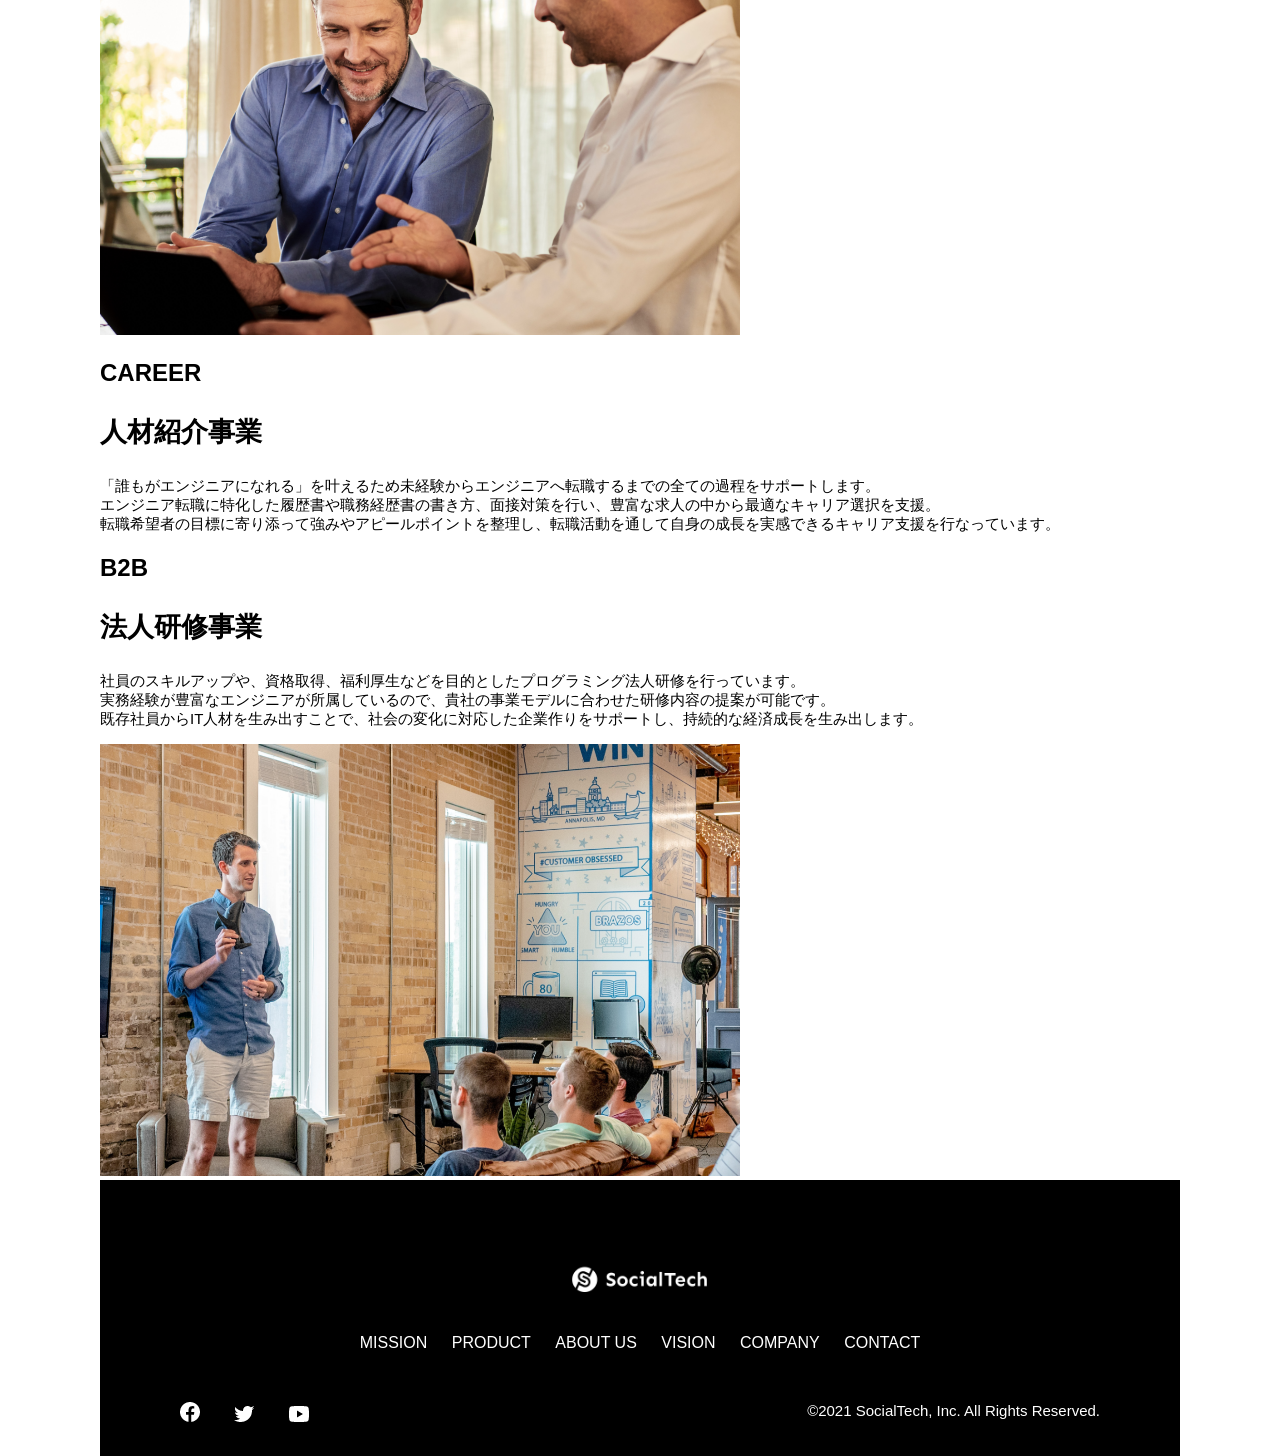
<file: kadai_tutorial_output/product.html>
<!DOCTYPE html>
<html lang="ja">
  <head>
    <title>SocialTech -PRODUCT プロダクト- </title>
    <meta charset="utf-8">
    <meta name="description" content="SocialTechの4つのプロダクトを紹介します">
    <meta name="viewport" content="width=device-width, initial-scale=1.0">
    <link rel="stylesheet" href="style.css">
  </head>
  <body>
    <header>
      <a href="index.html" id="logo">
        <img src="images/logo.png" alt="Back to Top">
      </a>

      <!-- PC用ナビゲーション -->
      <nav id="nav-pc">
        <ul>
          <li><a href="mission.html">MISSION</a></li>
          <li><a href="product.html">PRODUCT</a></li>
          <li><a href="index.html#aboutus">ABOUT US</a></li>
          <li><a href="index.html#vision">VISION</a></li>
          <li><a href="index.html#company">COMPANY</a></li>
          <li><a href="index.html#contact">CONTACT</a></li>
        </ul>
      </nav>
      <!-- スマホ用メニューボタン -->
        <button id="menu-sp" onclick="document.getElementById('nav-sp').style.display='block'">
        <img src="images/button-menu.png" alt="ナビゲーションを開く">
        </button>
      <!-- スマホ用ナビゲーション -->
      <div id="nav-sp">
          <button id="close" onclick="document.getElementById('nav-sp').style.display='none'">
            <img src="images/button-close.png" alt="ナビゲーションを閉じる">
          </button>

          <nav>
            <ul>
              <li>
                <a id="logo-sp" href="index.html" onclick="document.getElementById('nav-sp').style.display='none'"><img src="images/logo-sp.png" alt="トップページに戻る"></a>
              </li>
              <li><a class="menu" href="mission.html" onclick="document.getElementById('nav-sp').style.display='none'">MISSION</a></li>
              <li><a class="menu" href="product.html" onclick="document.getElementById('nav-sp').style.display='none'">PRODUCT</a></li>
              <li><a class="menu" href="index.html#aboutus" onclick="document.getElementById('nav-sp').style.display='none'">ABOUT US</a></li>
              <li><a class="menu" href="index.html#vision" onclick="document.getElementById('nav-sp').style.display='none'">VISION</a></li>
              <li><a class="menu" href="index.html#company" onclick="document.getElementById('nav-sp').style.display='none'">COMPANY</a></li>
              <li><a class="menu" href="index.html#contact" onclick="document.getElementById('nav-sp').style.display='none'">CONTACT</a></li>
            </ul>
          </nav>
          <div id="sns">
            <a href="https://www.facebook.com/sejuku2013">
              <img src="images/button-facebook.png" alt="Link to Facebook">
            </a>
            <a href="https://twitter.com/samuraijuku">
              <img src="images/button-twitter.png" alt="Link to Twitter">
            </a>
            <a href="https://www.youtube.com/channel/UCCFOQO5aDK0xXam4cUQXT8g">
              <img src="images/button-youtube.png" alt="Link to YouTube">
            </a>
          </div>
        </div>
    </header>

    <main>
      <article>
        <section id="product-main">
          <div class="product-main-inner">
            <div id="product-title">
              <h1>PRODUCT<br><span>プロダクト</span></h1>
              <p>TOP &gt; PRODUCT </p>
            </div>
          </div>
        </section>

        <section class="product-section product-section-left">
          <div class="product-section-img">
            <img src="images/product/product-mantoman.png" alt="PCでコードを書く男性">
          </div>
          <div class="product-read">
            <h2 class="product-h2">MAN TO MAN</h2>
            <h3 class="product-h3">プログラミング教育</h3>
            <p>2013年より日本で唯一の専属講師によるマンツーマンのプログラミングレッスンを開始。AI/人工知能コース・エンジニア転職コース・ウェブデザインコースを開設し、ICT教育全般のマンツーマン指導で誰もが生産的で働きがいのある職に付けるサポートをしています。 私たちは、創業当初からプログラミングを教えるのみならず、人生を変える手助けがしたい。という想いを大切にしてきました。<br>ITに強くなりたい、エンジニアになりたい、アプリを作りたい。そんな方々の想いを一緒に叶えるスクールでありたい。と考えています。<br>小中高生や女性、障害者向けのプログラムも用意し、質の高いICT教育をみんなに届けることで、貧困や不平等が無くなる社会を目指します。</p>
          </div>
        </section>

        <section class="product-section product-section-right">
          <div class="product-read">
            <h2 class="product-h2">MEDIA</h2>
            <h3 class="product-h3">プログラミング学習メディア</h3>
            <p>2015年より「SocialTech Blog」としてオウンドメディアを設立し、2020年現在月間600万PVの日本最大級のプログラミング学習サイトへと成長しました。<br>新たにYouTubeチャンネルも開設し、無料で挫折せずにプログラミングを学べることを目指して、各チャネルで学習情報をやさしく発信。<br>独学でエンジニアを目指す人には無料で良質な記事や動画コンテンツを提供し、短期間でキャリアチェンジしたい人はマンツーマンレッスンを選択できるよう、各々の要望に合わせた学習機会を創出しています。</p>
          </div>
          <div class="product-section-img">
            <img src="images/product/product-media.png" alt="スマートフォンを操作する人">
          </div>
        </section>

        <section class="product-section product-section-left">
          <div class="product-section-img">
            <img src="images/product/product-career.png" alt="笑顔で話し合う2人の男性">
          </div>
          <div class="product-read">
            <h2 class="product-h2">CAREER</h2>
            <h3 class="product-h3">人材紹介事業</h3>
            <p>「誰もがエンジニアになれる」を叶えるため未経験からエンジニアへ転職するまでの全ての過程をサポートします。<br>エンジニア転職に特化した履歴書や職務経歴書の書き方、面接対策を行い、豊富な求人の中から最適なキャリア選択を支援。<br>転職希望者の目標に寄り添って強みやアピールポイントを整理し、転職活動を通して自身の成長を実感できるキャリア支援を行なっています。</p>
          </div>
        </section>

        <section class="product-section product-section-right">
          <div class="product-read">
            <h2 class="product-h2">B2B</h2>
            <h3 class="product-h3">法人研修事業</h3>
            <p>社員のスキルアップや、資格取得、福利厚生などを目的としたプログラミング法人研修を行っています。<br>実務経験が豊富なエンジニアが所属しているので、貴社の事業モデルに合わせた研修内容の提案が可能です。<br>既存社員からIT人材を生み出すことで、社会の変化に対応した企業作りをサポートし、持続的な経済成長を生み出します。</p>
          </div>
          <div class="product-section-img">
            <img src="images/product/product-b2b.png" alt="講演中の男性とそれを聴く人々">
          </div>
        </section>



      </article>
    </main>

    <!-- Footer -->
  <footer>
    <div id="footer-logo">
      <img src="images/logo-sp.png" alt="SocialTech">
    </div>
    <div id="footer-link">
      <a href="mission.html">MISSION</a>
      <a href="product.html">PRODUCT</a>
      <a href="index.html#aboutus">ABOUT US</a>
      <a href="index.html#vision">VISION</a>
      <a href="index.html#company">COMPANY</a>
      <a href="index.html#contact">CONTACT</a>
    </div>
    <div id="sns-footer">
      <div class="snsbtns">
        <a href="https://www.facebook.com/sejuku2013"><img src="images/button-facebook.png" alt="Facebookのリンク"></a>
        <a href="https://twitter.com/samuraijuku"><img src="images/button-twitter.png" alt="Twitterのリンク"></a>
        <a href="https://www.youtube.com/channel/UCCFOQO5aDK0xXam4cUQXT8g"><img src="images/button-youtube.png" alt="YouTubeのリンク"></a>
      </div>
      <p id="copyright">&copy;2021 SocialTech, Inc. All Rights Reserved.</p>
    </div>
  </footer>

  </body>
</html>
</file>
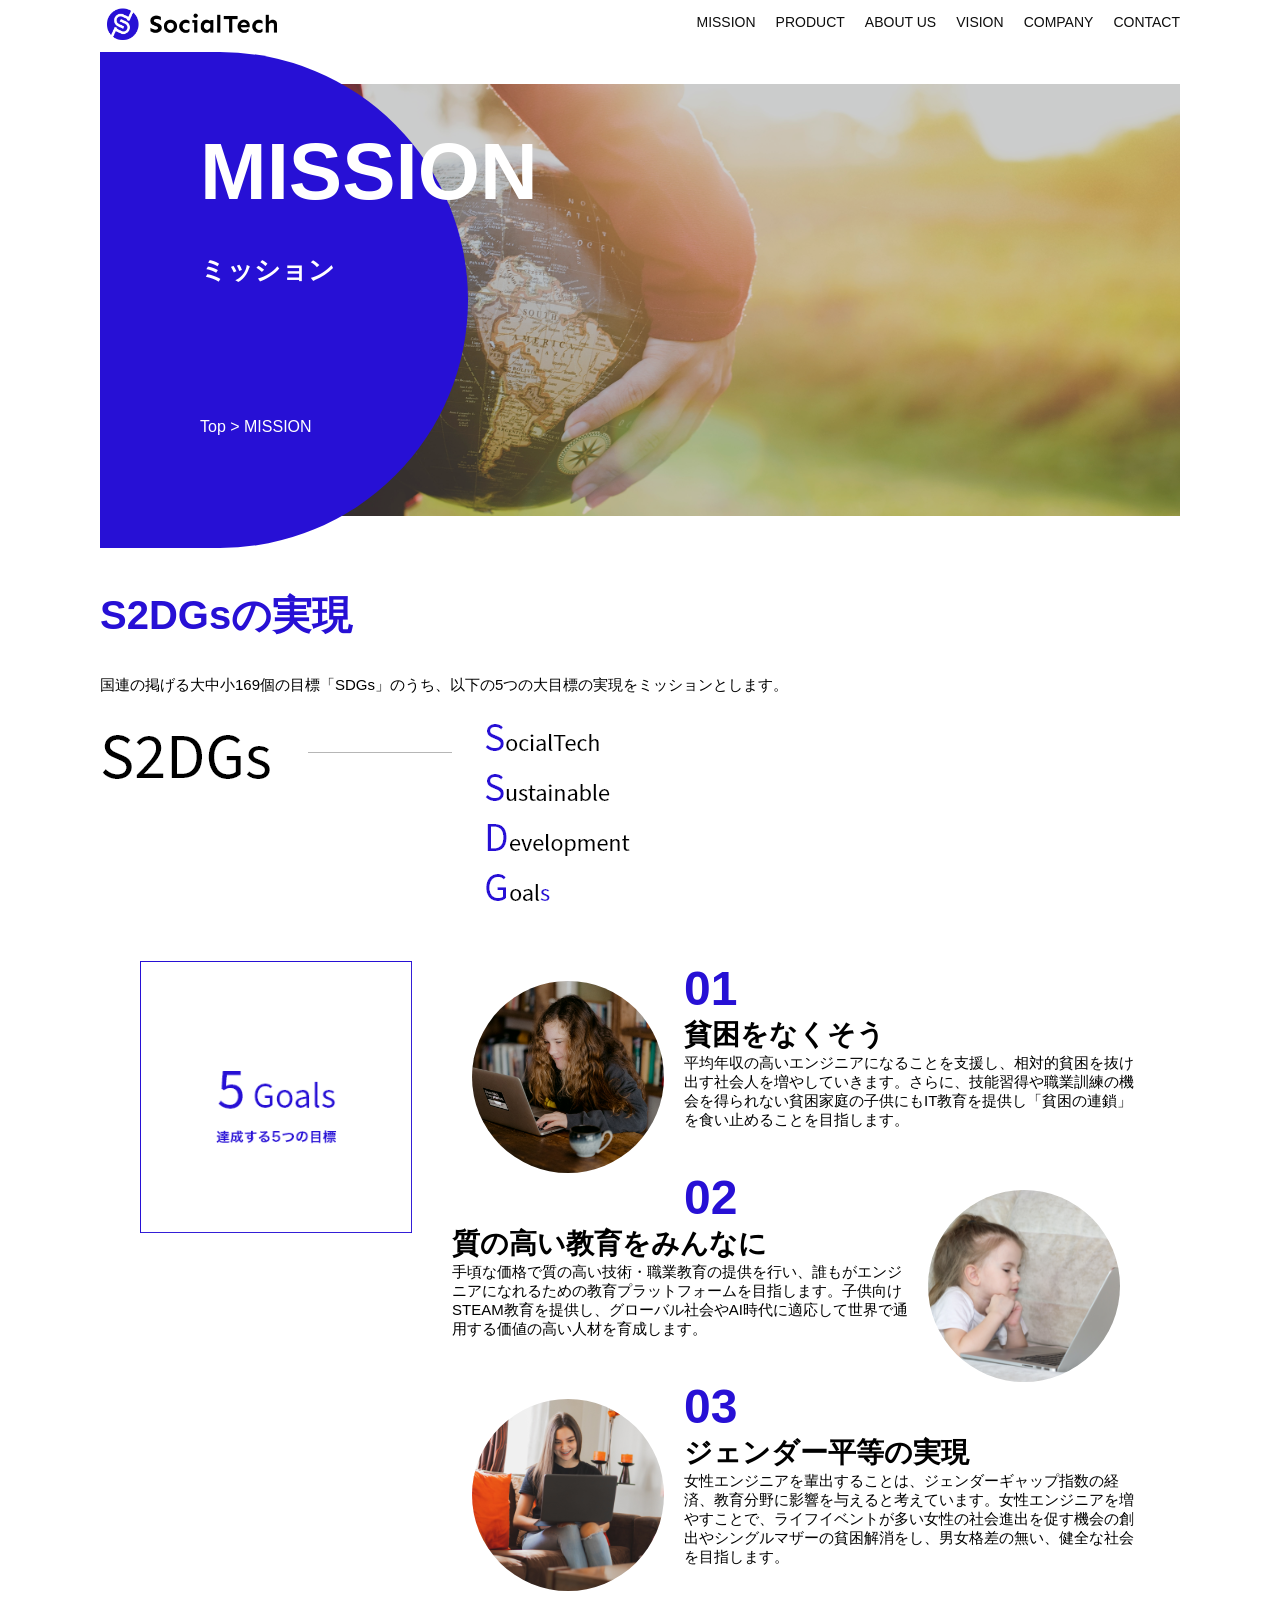
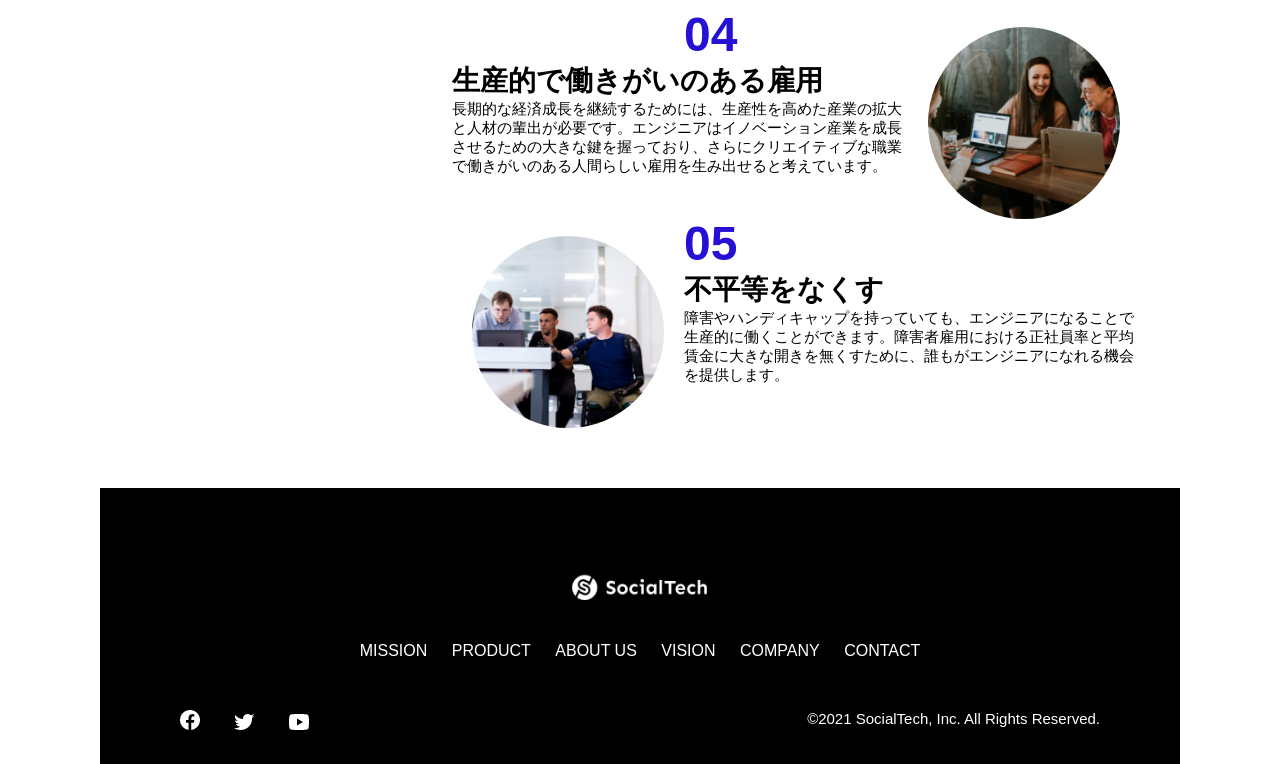
<file: kadai_tutorial_output/kadai_tutorial_output/mission.html>
<!doctype html>
<html lang="ja">
  <head>
    <title>SocialTech - MISSION ミッション -</title>
    <meta charset="utf-8" />
    <meta
      name="description"
      content="SocialTechが目指す5つの目標（S2DGs）を紹介します"
    />
    <meta name="viewport" content="width=device-width, initial-scale=1.0" />
    <link rel="stylesheet" href="style.css" />
  </head>
  <body>
    <header>
      <a href="index.html" id="logo">
        <img src="images/logo.png" alt="Back to Top" />
      </a>

      <!-- PC用ナビゲーション -->
      <nav id="nav-pc">
        <ul>
          <li><a href="mission.html">MISSION</a></li>
          <li><a href="product.html">PRODUCT</a></li>
          <li><a href="index.html#aboutus">ABOUT US</a></li>
          <li><a href="index.html#vision">VISION</a></li>
          <li><a href="index.html#company">COMPANY</a></li>
          <li><a href="index.html#contact">CONTACT</a></li>
        </ul>
      </nav>
      <!-- スマホ用メニューボタン -->
      <button
        id="menu-sp"
        onclick="document.getElementById('nav-sp').style.display = 'block'"
      >
        <img src="images/button-menu.png" alt="ナビゲーションを開く" />
      </button>
      <!-- スマホ用ナビゲーション -->
      <div id="nav-sp">
        <button
          id="close"
          onclick="document.getElementById('nav-sp').style.display = 'none'"
        >
          <img src="images/button-close.png" alt="ナビゲーションを閉じる" />
        </button>

        <nav>
          <ul>
            <li>
              <a
                id="logo-sp"
                href="index.html"
                onclick="
                  document.getElementById('nav-sp').style.display = 'none'
                "
                ><img src="images/logo-sp.png" alt="トップページに戻る"
              /></a>
            </li>
            <li>
              <a
                class="menu"
                href="mission.html"
                onclick="
                  document.getElementById('nav-sp').style.display = 'none'
                "
                >MISSION</a
              >
            </li>
            <li>
              <a
                class="menu"
                href="product.html"
                onclick="
                  document.getElementById('nav-sp').style.display = 'none'
                "
                >PRODUCT</a
              >
            </li>
            <li>
              <a
                class="menu"
                href="index.html#aboutus"
                onclick="
                  document.getElementById('nav-sp').style.display = 'none'
                "
                >ABOUT US</a
              >
            </li>
            <li>
              <a
                class="menu"
                href="index.html#vision"
                onclick="
                  document.getElementById('nav-sp').style.display = 'none'
                "
                >VISION</a
              >
            </li>
            <li>
              <a
                class="menu"
                href="index.html#company"
                onclick="
                  document.getElementById('nav-sp').style.display = 'none'
                "
                >COMPANY</a
              >
            </li>
            <li>
              <a
                class="menu"
                href="index.html#contact"
                onclick="
                  document.getElementById('nav-sp').style.display = 'none'
                "
                >CONTACT</a
              >
            </li>
          </ul>
        </nav>
        <div id="sns">
          <a href="https://www.facebook.com/sejuku2013">
            <img src="images/button-facebook.png" alt="Link to Facebook" />
          </a>
          <a href="https://twitter.com/samuraijuku">
            <img src="images/button-twitter.png" alt="Link to Twitter" />
          </a>
          <a href="https://www.youtube.com/channel/UCCFOQO5aDK0xXam4cUQXT8g">
            <img src="images/button-youtube.png" alt="Link to YouTube" />
          </a>
        </div>
      </div>
    </header>

    <main>
      <article>
        <section id="mission-main">
          <div class="mission-main-inner">
            <div id="mission-title">
              <h1>MISSION<br /><span>ミッション</span></h1>
              <p>Top > MISSION</p>
            </div>
          </div>
        </section>

        <section id="mission-s2dgs">
          <h2 class="mission-h2">S2DGsの実現</h2>
          <p>
            国連の掲げる大中小169個の目標「SDGs」のうち、以下の5つの大目標の実現をミッションとします。
          </p>
          <img src="images/mission/mission-s2dgs.png" alt="S2DGs" />
        </section>

        <section id="mission-five-goals">
          <div class="five-goals-image">
            <img src="images/mission/mission-5goals.png" alt="5Goals" />
          </div>
          <div class="five-goals-read">
            <div>
              <img
                class="fivegoals-image-left"
                src="images/mission/mission-5goals01.png"
                alt="PCを操作する女の子"
              />
              <span class="fivegoals-number">01</span>
              <h3 class="fivegoals-h3">貧困をなくそう</h3>
              <p class="fivegoals-p">
                平均年収の高いエンジニアになることを支援し、相対的貧困を抜け出す社会人を増やしていきます。さらに、技能習得や職業訓練の機会を得られない貧困家庭の子供にもIT教育を提供し「貧困の連鎖」を食い止めることを目指します。
              </p>
            </div>
            <div>
              <img
                class="fivegoals-image-right"
                src="images/mission/mission-5goals02.png"
                alt="PCを見つめる小さい女の子"
              />
              <span class="fivegoals-number">02</span>
              <h3 class="fivegoals-h3">質の高い教育をみんなに</h3>
              <p class="fivegoals-p">
                手頃な価格で質の高い技術・職業教育の提供を行い、誰もがエンジニアになれるための教育プラットフォームを目指します。子供向けSTEAM教育を提供し、グローバル社会やAI時代に適応して世界で通用する価値の高い人材を育成します。
              </p>
            </div>
            <div>
              <img
                class="fivegoals-image-left"
                src="images/mission/mission-5goals03.png"
                alt="PCを操作する女性"
              />
              <span class="fivegoals-number">03</span>
              <h3 class="fivegoals-h3">ジェンダー平等の実現</h3>
              <p class="fivegoals-p">
                女性エンジニアを輩出することは、ジェンダーギャップ指数の経済、教育分野に影響を与えると考えています。女性エンジニアを増やすことで、ライフイベントが多い女性の社会進出を促す機会の創出やシングルマザーの貧困解消をし、男女格差の無い、健全な社会を目指します。
              </p>
            </div>
            <div>
              <img
                class="fivegoals-image-right"
                src="images/mission/mission-5goals04.png"
                alt="笑顔で話し合う3人の男女"
              />
              <span class="fivegoals-number">04</span>
              <h3 class="fivegoals-h3">生産的で働きがいのある雇用</h3>
              <p class="fivegoals-p">
                長期的な経済成長を継続するためには、生産性を高めた産業の拡大と人材の輩出が必要です。エンジニアはイノベーション産業を成長させるための大きな鍵を握っており、さらにクリエイティブな職業で働きがいのある人間らしい雇用を生み出せると考えています。
              </p>
            </div>
            <div>
              <img
                class="fivegoals-image-left"
                src="images/mission/mission-5goals05.png"
                alt="障害を持つ男性が生き生きと働く様子"
              />
              <span class="fivegoals-number">05</span>
              <h3 class="fivegoals-h3">不平等をなくす</h3>
              <p class="fivegoals-p">
                障害やハンディキャップを持っていても、エンジニアになることで生産的に働くことができます。障害者雇用における正社員率と平均賃金に大きな開きを無くすために、誰もがエンジニアになれる機会を提供します。
              </p>
            </div>
          </div>
        </section>
      </article>
    </main>

    <!-- Footer -->
    <footer>
      <div id="footer-logo">
        <img src="images/logo-sp.png" alt="SocialTech" />
      </div>
      <div id="footer-link">
        <a href="mission.html">MISSION</a>
        <a href="product.html">PRODUCT</a>
        <a href="index.html#aboutus">ABOUT US</a>
        <a href="index.html#vision">VISION</a>
        <a href="index.html#company">COMPANY</a>
        <a href="index.html#contact">CONTACT</a>
      </div>
      <div id="sns-footer">
        <div class="snsbtns">
          <a href="https://www.facebook.com/sejuku2013"
            ><img src="images/button-facebook.png" alt="Facebookのリンク"
          /></a>
          <a href="https://twitter.com/samuraijuku"
            ><img src="images/button-twitter.png" alt="Twitterのリンク"
          /></a>
          <a href="https://www.youtube.com/channel/UCCFOQO5aDK0xXam4cUQXT8g"
            ><img src="images/button-youtube.png" alt="YouTubeのリンク"
          /></a>
        </div>
        <p id="copyright">&copy;2021 SocialTech, Inc. All Rights Reserved.</p>
      </div>
    </footer>
  </body>
</html>
</file>
<file: html-css-kadai_013/style.css>
/* PC、スマホ共通スタイル */
body {
  font-family: "Source Sans Pro", "Hiragino Kaku Gothic ProN", Meiryo, Arial,
    sans-serif;
}

p {
  font-size: 15px;
}

#main-visual>img {
  width: 100%;
}

/*================
PC用のスタイル 
=================*/
@media screen and (min-width: 768px) {
  /* 横幅設定 */
  body {
    max-width: 1080px;
    min-width: 960px;
    margin: 0 auto 0 auto;
  }

  /* ヘッダー */
  header {
    display: flex;
    justify-content: space-between;
  }

  /* ナビゲーションのレイアウト */
  #menu-sp {
    display: none;
  }
  #nav-sp {
    display: none;
  }
  #nav-pc {
    text-align: right;
    font-size: 14px;
    padding-top: 15px;
  }

  /* ナビゲーションのリンクの装飾設定 */
  #nav-pc>a {
    text-decoration: none;
    margin-left: 20px;
  }

  #nav-pc>a:link {
    color: #0d0d0d;
  }

  #nav-pc>a:visited {
    color: #0d0d0d;
  }

  #nav-pc>a:hover {
    color: #0d0d0d;
    text-decoration: underline;
  }

  #nav-pc>a:active {
    color: #0d0d0d;
  }
}


/*================スマホ用のスタイル =================*/
@media screen and (max-width: 767px) {
  body {
    min-width: 375px;
    margin: 0;
  }
  #nav-pc {
    display: none;
  }
  #menu-sp {
    float: right;
    padding: 0;
    border: none;
  }
  #nav-sp {
    background-color: #ce933e;
    position: absolute;
    left: 0;
    top: 0;
    height: 100%;
    width: 100%;
    display: none;
    z-index: 100;
  }
  #nav-sp ul {
    padding-left: 0;
  }
  #nav-sp li {
    list-style: none;
  }
  #close {
    position: absolute;
    top: 20px;
    right: 20px;
    border: none;
    background-color: transparent;
  }
  #logo-sp {
    margin: 80px 0px 30px 20px;
  }
  #nav-sp a {
    display: block;
    color: white;
  }
  #nav-sp a:hover {
    text-decoration: underline;
  }
  #nav-sp .menu {
    text-decoration: none;
    display: block;
    margin: 0 20px;
    height: 44px;
    font-size: 16px;
    background-image: url("images/arrow.png");
    background-repeat: no-repeat;
    background-position: right top;
  }
  }
</file>
<file: kadai_tutorial_output/style.css>
/* PC, スマホ共通スタイル */
 * {
  box-sizing: border-box;
  }
p {
  font-size: 15px;
}  
body {
  font-family: "Source Sans Pro", "Hiragino Kaku Gothic ProN", Meiryo, Arial, sans-serif;
  max-width: 1080px;
  margin: 0 auto;
}
/* Header */
header {
  display: flex;
  justify-content: space-between;
}
#nav-pc {
  font-size: 14px;
}
#nav-pc ul {
  display: flex;
  padding-left: 0;
}
#nav-pc li {
  list-style: none;
}
/* ナビゲーションのリンクの装飾 */
#nav-pc a {
  text-decoration: none;
  margin-left: 20px;
  color: #0d0d0d;
}
#nav-pc a:hover {
  text-decoration: underline;
}
/* ====スマホ用ナビを非表示===== */
#nav-sp, #menu-sp {
  display: none;
}


/* メインビジュアル */
#main-visual {
  position: relative;
  height: 400px;
}
#main-message {
  position: absolute;
  top: 0;#menu-sp 
  left: 0;
  background-color: #2710d5;
  color: white;
  border-radius: 0 0 476px 0;
  max-width: 620px;
  width: 100%;
  height: 100%;
  z-index: 11;
}
#main-message > h1 {
  font-size: 60px;
  margin: 100px 0 0 50px;
}
#main-message > p {
  font-size: 28px;
  margin: 0 0 0 50px;
}
#main-visual > img {
  max-width: 620px;
  border-radius: 476px 0 0 0;
  position: absolute;
  top: 0;
  right: 0;
  z-index: 1;
}
/* 見出し */
.index-h2 {
  margin-top: 40px;
}
.index-h2::after {
  content: url("images/line.png");
  margin-left: 10px;
}
h3 {
  font-size: 27px;
}
#mission {
  margin: 80px auto;
}
#mission-flex {
  display: flex;
}
#mission-flex > div {
  width: 50%;
  margin: 20px;
}
#mission-photo {
  width: 100%;
}
#s2dgs {
  margin-top: 50px;
  width: 100%;
}
/* PRODUCT */
#product {
  background-color: #fafafa;
  margin: 80px 0 80px 0;
  padding: 10px 40px 0px 40px;
}
/* 外枠 */
#product .product-flex {
  margin-top: 40px;
  display: flex;
}
/* 左のカラム */
#product-left {
  width: 50%;
  margin-right: 20px;
}
/* 右のカラム */
#product-right {
  width: 50%;
  margin-left: 20px;
  margin-top: 80px;
}
/* 画像と説明文の枠 */
#product-left > div {
  position: relative;
  height: 480px;
  margin-right: 20px;
}
#product-right > div {
  position: relative;
  height: 480px;
  margin-left: 20px;
}
/* 画像 */
.product-photo {
  width: 100%;
}
.product-explain {
  background-color: white;
  position: absolute;
  left: 0;
  bottom: 50px;
  margin: 0 40px 0 40px; 
  padding: 20px;
  box-shadow: 5px 5px 10px rgba(0, 0, 0, 0.05);
}
.product-explain > span {
  color: #2710d5;
  font-weight: bold;
  font-size: 16px;
  margin: 0;
}
.product-explain > h3 {
  margin: 5px 0;
}
.product-explain > p {
  font-size: 14px;
  margin: 0;
  }
#product-more {
  text-align: center;
}
#product-more a {
position: relative;
bottom: -42px;
}
#aboutus {
  margin: 80px auto;
  }
#aboutus > div {
  display: flex;
}
.culture-img {
  width: 50%;
  align-self: flex-start;
}
.culture-img2 {
  margin-top: 50px;
  width: 100%;
}
.culture-table {
  margin-right: 50px;
}
.culture-num {
  font-size: 80px;
  color: #2710d5;
  padding: 0 20px 0 0;
}
.culture-table th {
  text-align: left;
  font-size: 28px;
  font-weight: bold;
}
.culture-en {
  color: #2710d5;
  font-size: 24px;
}
.culture-description {
  margin: 0;
}
#vision {
  margin: 80px auto;
}
#vision > div {
  display: flex;
  justify-content: space-between;
  flex-wrap: wrap;
}
.vision-box {
  width: 300px;
  height: 300px;
  margin-bottom: 30px;
  position: relative;
}
.vision-box > img {
  width: 100%;
  position: relative;
  z-index: 30;
}
.vision-box > div {
  position: absolute;
  top: 0;
  left: 0;
  z-index: 31;
  margin-right: 20px; 
}
.vision-box > div > h4 {
  color: #2710d5;
  font-size: 19px;
  margin-top: 80px; 
}
.vision-box > div > h4::first-letter {
  font-size: 40px;
}
.vision-box > div > h5 {
  font-size: 20px;
  margin: 0;
}
.vision-box > div > p {
  margin: 10px 0 0 0;
}
#company {
  margin: 80px auto;
}
#company-table {
  width: 100%;
}
.tableheader {
  text-align: left;
  padding: 20px;
  border-bottom-color: #2710d5;
  border-bottom-width: 1px;
  border-bottom-style: solid;
  width: 100px;
}
.tableheader-first {
  border-top-color: #2710d5;
  border-top-width: 1px;
  border-top-style: solid;
}
.cell {
  padding: 30px;
  border-bottom-color: gray;
  border-bottom-width: 1px;
  border-bottom-style: solid;
}
.cell-first {
  border-top-color: gray;
  border-top-width: 1px;
  border-top-style: solid;
}
#company > iframe {
  width: 100%;
  height: 368px;
  margin-top: 40px;
}
#contact {
  margin: 80px auto;
}
#contact > form > div {
  display: flex;
  flex-direction: row;
  flex-wrap: wrap;
  padding-bottom: 30px;
}
.contact-heading {
  width: 240px;
  align-self: center;
}
.contact-label {
  font-weight: bold
}
.contact-span {
  color: #ce2222;
  margin-left: 20px;
  font-weight: bold;
}
.contact-textbox {
  border-top: 0px;
  border-left: 0px;
  border-right: 0px;
  border-bottom-width: 1px;
  border-bottom-color: gray;
  border-style: solid;
  background-color: #fafafa;
  width: 400px;
  height: 56px;
}
.contact-textarea {
  border-top: 0px;
  border-left: 0px;
  border-right: 0px;
  border-bottom-width: 1px;
  border-bottom-color: gray;
  background-color: #fafafa;
  width: 400px;
  height: 200px;
}
#contact dt {
  font-weight: bold;
}
#contact dd {
  margin-bottom: 16px;
}
#contact dd p {
  margin: 0;
}
#contact dd li {
  margin-bottom: 0;
  list-style: none;
}
footer {
  background-color: black;
  text-align: center;
  padding: 80px 80px 30px 80px;
}
#footer-logo {
  margin-bottom: 30px;
}
#footer-link {
  margin-bottom: 50px;
}
#footer-link > a {
  text-decoration: none;
  margin: 10px;
  color: white;
}
#footer-link > a:hover {
  text-decoration: underline;
}
#sns-footer {
  display: flex;
  justify-content: space-between;
}
#sns-footer a {
  margin-right: 30px;
}
#copyright {
  color: white;
  margin: 0;
}

/*==============スマホ用のスタイル===================== */

/*画面が767px以下の時に表示  */
@media screen and (max-width:767px) {
  /* PC用ナビゲーションを非表示にする */
  #nav-pc {
    display: none;
  }

  /* ハンバーガーメニュー */
  #menu-sp {
    display: block;
    background-color: transparent;
    float: right;
    padding: 0;
    border: none;
  }

  /* スマホ用ナビゲーションの表示切り替え */
  /* 初期状態、レイアウトと非表示設定 */
  #nav-sp {
    background-color: #2710d5;
    position: fixed;
    left: 0;
    top: 0;
    height: 100%;
    width: 100%;
    display: none;
    z-index: 100;
  }

  /* xボタン */
  #close {
    position: absolute;
    top: 20px;
    right: 20px;
    background-color: transparent;
    border: none;
  }
  #nav-sp nav ul {
    padding-left: 0;
  }
  #nav-sp nav li {
    list-style: none;
  }

  /* ナビゲーションメニュー用ロゴ */
  #logo-sp {
    margin: 80px 0 30px 20px;
  }

  /* ナビゲーションのリンクの装飾設定 */
  #nav-sp nav a {
    display: block;
    color: white;
  }
  #nav-sp nav a:hover {
    text-decoration: underline;
  }
  #nav-sp .menu {
    text-decoration: none;
    margin: 0 20px 0 20px;
    height: 44px;
    font-size: 16px;
    background-image: url("images/arrow.png");
    background-repeat: no-repeat;
    background-position: right top;
  }
  #sns > a {
    margin-right: 30px;
  }
  /* メインビジュアル */
  #main-visual {
    position: relative;
    height: 470px;
  }
  #main-visual > div {
    text-align: center;
    height: 280px;
  }
  #main-visual h1 {
    font-size: 28px;
    margin-top: 90px;
  }
  #main-visual > div > p {
    margin: 0;
    font-size: 15px;
  }
  #main-visual > img {
    width: 100%;
    border-radius: 476px 0 0 0;
    top: auto;
    bottom: 0;
  }

  /* 見出し */
  h2 {
    margin: 15px 0;
  }
  h3 {
    font-size: 24px;
    margin: 10px 0 0 0;
  }
  #mission {
    margin: 20px 0;
    padding: 0 20px;
  }
  #mission-flex {
    flex-direction: column;
  }
  #mission-flex > div {
    width: 100%;
    margin: 0;
  }
  /* プロダクト */
  #product {
    margin: 0;
    padding: 10px 20px 0 20px;
  }
  #product .product-flex {
    flex-direction: column;
    margin-top: 0;
  }
  #product-left,
  #product-right {
    width: 100%;
    margin: 0
  }
  #product-left > div,
  #product-right > div {
    height: auto;
    margin: 0;
  }
  .product-explain {
    position: relative;
    margin: 0;
  }
  .product-explain > h3 {
    margin: 10px 0;
    font-size: 24px;
  }
  #product-more {
    text-align: left;
  }
  /* About Us */
#aboutus {
  margin: 80ox 20px;
}
#aboutus > div {
  flex-direction: column;
}
.culture-table th {
  font-size: 16px;
}
.culture-table {
  margin-right: 0;
  padding-right: 20px;
  order: 2;
}
.culture-img {
  width: 100%;
  order: 1;
}
.culture-img2 {
  margin-top: 0;
}
.culture-num {
  padding: 0;
}
.culture-description {
  margin: 0;
}

/* ビジョン */
#vision {
  margin: 80px 20px;
}
.vision-box > img {
  position: absolute;
  top: 0;
  left: 0
}
.vision-box > div > h4 {
  margin: 60px 0 0 0;
}
#company {
  margin-right: 20px;
  margin-left: 20px;
}
#company > h3 {
  margin-bottom: 20px;
}
/* .tableheader {
  width: 50px;
} */

.cell {
  padding: 20px;
}
#company > iframe {
  height: 240px;
}
#contact {
  margin: 80px 20px;
}
#contact > h3 {
  margin-bottom: 20px;
}
#contact > form > div {
  /* ここ */
  flex-direction: column;
  margin-bottom: 20px;
}
.contact-heading {
  /* ここ */
   align-self: auto;
  margin-bottom: 20px;
}
.contact-textbox {
  min-width: 300px;
  width: 100%;
}
.contact-textarea {
  height: 150px;
  width: 100%;
}
.radiobutton {
  margin-bottom: 20px;
}
footer {
  padding: 30px 20px 50px 20px;
  text-align: left;
}
#footer-link > a {
  margin: 0 20px 30px 0;
  display: block;
  background-image: url('images/arrow.png');
  background-repeat: no-repeat;
  background-position: right top;
}
#footer-link > a:hover {
  text-decoration: underline;
}
#sns-footer {
  flex-direction: column;
  justify-content: flex-start;
}
#copyright {
  font-size: 12px;
  margin-top: 20px;
}
}

/* ====MISSION.html page===== */

/* PC用デザイン */

/* メインビジュアル */
.mission-main-inner {
  background-image: url("images/mission/mission-main.png");
  background-repeat: no-repeat;
  background-position-y: center;
}
#mission-title {
  background-color: #2710d5;
  width: 368px;
  color: white;
  height: 496px;
  border-radius: 0 248px 248px 0;
  position: relative;
}
#mission-title h1 {
  position: absolute;
  top: 0;
  left: 100px;
  font-size: 80px;
  line-height: 1;
}
#mission-title h1 span {
  font-size: 26px;
}
#mission-title > p {
  position: absolute;
  top: 350px;
  left: 100px;
  font-size: 16px;
}
.mission-s2dgs {
  padding: 20px;
}
.mission-h2 {
  color: #2710d5;
  font-size: 40px;
}
.mission-h2::after { 
  /* ここ */
  content: none; 
}
#mission-five-goals {
  padding: 20px;
  display: flex;
}
#mission-five-goals .five-goals-image {
  width: 30%;
  padding: 20px;
}
#mission-five-goals .five-goals-image img {
  width: 100%;
}
#mission-five-goals .five-goals-read {
  width: 70%;
  padding: 20px;
}
#mission-five-goals .five-goals-read > div {
  margin-bottom: 40px;
}
.fivegoals-image-right {
  float: right;
  margin: 20px;
}
.fivegoals-image-left {
  float: left;
  margin: 20px;
}
.fivegoals-number {
  color: #2710d5;
  font-size: 48px;
  font-weight: bold;
  margin: 0;
}
.fivegoals-h3 {
  font-size: 28px;
  margin: 0;
}
.fivegoals-p {
  margin: 0;
}

/* ==========スマホ用のスタイル============== */

@media screen and (max-width: 767px) {
  /* MISSIONページ用のスマホ用スタイル */

  #mission-main {
    height: 256px;
    margin-top: 4%;
    position: relative;
  }
  .mission-main-inner {
    height: 80%;
    background-size: cover;
  }
  #mission-title {
    width: 136px;
    height: 256px;
    position: absolute;
    top: -10%;
  }
  #mission-title h1 {
    left: 20px;
    font-size: 40px;
  }
  #mission-title h1 span {
    font-size: 18px;
  }
  #mission-title > p {
    top: 180px;
    left: 20px;
    font-size: 13px;
  }
  .mission-h2 {
    font-size: 38px;
    margin: 0px;
  }
  /* ここ */
  /* .mission-h2::after {
    content: none;
  }*/
#mission-s2dgs > img {
  width: 100%;
}
#mission-five-goals {
  flex-direction: column;
}
#mission-five-goals > div {
  padding: 0;
}
#mission-five-goals .five-goals-image, #mission-five-goals .five-goals-read {
  width: 100%;
  padding: 0;
}
#mission-five-goals .five-goals-read > div {
  display: flex;
  flex-direction: column;
}
.fivegoals-image-right,
.fivegoals-image-left {
  align-self: center;
}

/* =======PRODUCT page====== */

/* PC用スタイル */
/* メインビジュアル */

.product-main-inner {
  background-image: url("images/product/product-main.png");
  background-repeat: no-repeat;
  background-position-y: center;
}
#product-title {
  background-color: #2710d5;
  width: 368px;
  color: white;
  height: 496px;
  border-radius: 0 248px 248px 0;
  position: relative;
}
#product-title h1 {
  position: absolute;
  top: 0;
  left: 100px;
  font-size: 80px;
  line-height: 1;
}
#product-title h1 span {
  font-size: 26px;
}
#product-title > p {
  position: absolute;
  top: 350px;
  left: 100px;
  font-size: 16px;
}
.product-section {
  display: flex;
  padding: 20px 20px 0;
}
.product-section .product-section-img {
  width: 450px;
}
.product-section-left .product-section-img img {
  width: 100%;
  padding: 0 40px 30px 0;
  border-radius: 0 432px 0 0;
}
.product-section-left .product-read {
  width: 50%;
  flex-grow: 1;
}
.product-section-left .product-read p {
  margin-bottom: 0;
}
.product-section-right {
  justify-content: space-between;
}
.product-section-right .product-section-img img {
  width: 100%;
  padding: 0 0 30px 40px;
  border-radius: 432px 0 0 0;
}
.product-section-right .product-read {
  width: 500px;
}
.product-h2 {
  color: #2710d5;
  font-size: 24px;
  margin: 0;
}
.product-h3 {
  font-size: 28px;
  margin: 0;
}

/* Product page スマホ用 */
@media screen and (max-width: 767px) {
  #product-main {
  height: 256px;
  margin-top: 4%;
  position: relative;
}
.product-main-inner {
  height: 80%;
  background-size: cover;
}
#product-title {
  width: 136px;
  height: 256px;
  position: absolute;
  top: -10%;
}
#product-title h1 {
  left: 20px;
  font-size: 40px;
}
#product-title h1 span {
  font-size: 18px;
}
#product-title > p {
  top: 180px;
  left: 20px;
  font-size: 13px;
}
.product-section {
  flex-direction: column;
}
.product-section .product-section-img {
  width: 100%;
}
.product-section .product-section-img img{
  width: 100%;
  padding: 0;
}
.product-section-left .product-section-img img {
  border-radius: 0 300px 0 0;
}
.product-section-left .product-read {
  width: 100%;
  flex-grow: 1;
}
.product-section-right .product-section-img img {
  order: 1;
  border-radius: 300px 0 0 0;
}
.product-section-right .product-read {
  order: 2;
  width: 100%;
}
}
</file>
<file: kadai_tutorial_output/kadai_tutorial_output/style.css>
/* PC, スマホ共通スタイル */
* {
  box-sizing: border-box;
}
p {
  font-size: 15px;
}
body {
  font-family:
    "Source Sans Pro", "Hiragino Kaku Gothic ProN", Meiryo, Arial, sans-serif;
  max-width: 1080px;
  margin: 0 auto;
}
/* Header */
header {
  display: flex;
  justify-content: space-between;
}
#nav-pc {
  font-size: 14px;
}
#nav-pc ul {
  display: flex;
  padding-left: 0;
}
#nav-pc li {
  list-style: none;
}
/* ナビゲーションのリンクの装飾 */
#nav-pc a {
  text-decoration: none;
  margin-left: 20px;
  color: #0d0d0d;
}
#nav-pc a:hover {
  text-decoration: underline;
}
/* ====スマホ用ナビを非表示===== */
#nav-sp,
#menu-sp {
  display: none;
}

/* メインビジュアル */
#main-visual {
  position: relative;
  height: 400px;
}
#main-message {
  position: absolute;
  top: 0;
  left: 0;
  background-color: #2710d5;
  color: white;
  border-radius: 0 0 476px 0;
  max-width: 620px;
  width: 100%;
  height: 100%;
  z-index: 11;
}
#main-message > h1 {
  font-size: 60px;
  margin: 100px 0 0 50px;
}
#main-message > p {
  font-size: 28px;
  margin: 0 0 0 50px;
}
#main-visual > img {
  max-width: 620px;
  border-radius: 476px 0 0 0;
  position: absolute;
  top: 0;
  right: 0;
  z-index: 1;
}
/* 見出し */
h2 {
  margin-top: 40px;
}
h2::after {
  content: url("images/line.png");
  margin-left: 10px;
}
h3 {
  font-size: 27px;
}
#mission {
  margin: 80px auto;
}
#mission-flex {
  display: flex;
}
#mission-flex > div {
  width: 50%;
  margin: 20px;
}
#mission-photo {
  width: 100%;
}
#s2dgs {
  margin-top: 50px;
  width: 100%;
}
/* PRODUCT */
#product {
  background-color: #fafafa;
  margin: 80px 0 80px 0;
  padding: 10px 40px 0px 40px;
}
/* 外枠 */
#product .product-flex {
  margin-top: 40px;
  display: flex;
}
/* 左のカラム */
#product-left {
  width: 50%;
  margin-right: 20px;
}
/* 右のカラム */
#product-right {
  width: 50%;
  margin-left: 20px;
  margin-top: 80px;
}
/* 画像と説明文の枠 */
#product-left > div {
  position: relative;
  height: 480px;
  margin-right: 20px;
}
#product-right > div {
  position: relative;
  height: 480px;
  margin-left: 20px;
}
/* 画像 */
.product-photo {
  width: 100%;
}
.product-explain {
  background-color: white;
  position: absolute;
  left: 0;
  bottom: 50px;
  margin: 0 40px 0 40px;
  padding: 20px;
  box-shadow: 5px 5px 10px rgba(0, 0, 0, 0.05);
}
.product-explain > span {
  color: #2710d5;
  font-weight: bold;
  font-size: 16px;
  margin: 0;
}
.product-explain > h3 {
  margin: 5px 0;
}
.product-explain > p {
  font-size: 14px;
  margin: 0;
}
#product-more {
  text-align: center;
}
#product-more a {
  position: relative;
  bottom: -42px;
}
#aboutus {
  margin: 80px auto;
}
#aboutus > div {
  display: flex;
}
.culture-img {
  width: 50%;
  align-self: flex-start;
}
.culture-img2 {
  margin-top: 50px;
  width: 100%;
}
.culture-table {
  margin-right: 50px;
}
.culture-num {
  font-size: 80px;
  color: #2710d5;
  padding: 0 20px 0 0;
}
.culture-table th {
  text-align: left;
  font-size: 28px;
  font-weight: bold;
}
.culture-en {
  color: #2710d5;
  font-size: 24px;
}
.culture-description {
  margin: 0;
}
#vision {
  margin: 80px auto;
}
#vision > div {
  display: flex;
  justify-content: space-between;
  flex-wrap: wrap;
}
.vision-box {
  width: 300px;
  height: 300px;
  margin-bottom: 30px;
  position: relative;
}
.vision-box > img {
  width: 100%;
  position: relative;
  z-index: 30;
}
.vision-box > div {
  position: absolute;
  top: 0;
  left: 0;
  z-index: 31;
  margin-right: 20px;
}
.vision-box > div > h4 {
  color: #2710d5;
  font-size: 19px;
  margin-top: 80px;
}
.vision-box > div > h4::first-letter {
  font-size: 40px;
}
.vision-box > div > h5 {
  font-size: 20px;
  margin: 0;
}
.vision-box > div > p {
  margin: 10px 0 0 0;
}
#company {
  margin: 80px auto;
}
#company-table {
  width: 100%;
}
.tableheader {
  text-align: left;
  padding: 20px;
  border-bottom-color: #2710d5;
  border-bottom-width: 1px;
  border-bottom-style: solid;
  width: 100px;
}
.tableheader-first {
  border-top-color: #2710d5;
  border-top-width: 1px;
  border-top-style: solid;
}
.cell {
  padding: 30px;
  border-bottom-color: gray;
  border-bottom-width: 1px;
  border-bottom-style: solid;
}
.cell-first {
  border-top-color: gray;
  border-top-width: 1px;
  border-top-style: solid;
}
#company > iframe {
  width: 100%;
  height: 368px;
  margin-top: 40px;
}
#contact {
  margin: 80px auto;
}
#contact > form > div {
  display: flex;
  flex-direction: row;
  flex-wrap: wrap;
  padding-bottom: 30px;
}
.contact-heading {
  width: 240px;
  align-self: center;
}
.contact-label {
  font-weight: bold;
}
.contact-span {
  color: #ce2222;
  margin-left: 20px;
  font-weight: bold;
}
.contact-textbox {
  border-top: 0px;
  border-left: 0px;
  border-right: 0px;
  border-bottom-width: 1px;
  border-bottom-color: gray;
  border-style: solid;
  background-color: #fafafa;
  width: 400px;
  height: 56px;
}
.contact-textarea {
  border-top: 0px;
  border-left: 0px;
  border-right: 0px;
  border-bottom-width: 1px;
  border-bottom-color: gray;
  background-color: #fafafa;
  width: 400px;
  height: 200px;
}
#contact dt {
  font-weight: bold;
}
#contact dd {
  margin-bottom: 16px;
}
#contact dd p {
  margin: 0;
}
#contact dd li {
  margin-bottom: 0;
  list-style: none;
}
footer {
  background-color: black;
  text-align: center;
  padding: 80px 80px 30px 80px;
}
#footer-logo {
  margin-bottom: 30px;
}
#footer-link {
  margin-bottom: 50px;
}
#footer-link > a {
  text-decoration: none;
  margin: 10px;
  color: white;
}
#footer-link > a:hover {
  text-decoration: underline;
}
#sns-footer {
  display: flex;
  justify-content: space-between;
}
#sns-footer a {
  margin-right: 30px;
}
#copyright {
  color: white;
  margin: 0;
}

/*==============スマホ用のスタイル===================== */

/*画面が767px以下の時に表示  */
@media screen and (max-width: 767px) {
  /* PC用ナビゲーションを非表示にする */
  #nav-pc,
  #menu-sp {
    display: none;
  }

  /* ハンバーガーメニュー */
  #menu-sp {
    display: block;
    background-color: transparent;
    float: right;
    padding: 0;
    border: none;
  }

  /* スマホ用ナビゲーションの表示切り替え */
  /* 初期状態、レイアウトと非表示設定 */
  #nav-sp {
    background-color: #2710d5;
    position: fixed;
    left: 0;
    top: 0;
    height: 100%;
    width: 100%;
    display: none;
    z-index: 100;
  }

  /* xボタン */
  #close {
    position: absolute;
    top: 20px;
    right: 20px;
    background-color: transparent;
    border: none;
  }
  #nav-sp nav ul {
    padding-left: 0;
  }
  #nav-sp nav li {
    list-style: none;
  }

  /* ナビゲーションメニュー用ロゴ */
  #logo-sp {
    margin: 80px 0 30px 20px;
  }

  /* ナビゲーションのリンクの装飾設定 */
  #nav-sp nav a {
    display: block;
    color: white;
  }
  #nav-sp nav a:hover {
    text-decoration: underline;
  }
  #nav-sp .menu {
    text-decoration: none;
    margin: 0 20px 0 20px;
    height: 44px;
    font-size: 16px;
    background-image: url("images/arrow.png");
    background-repeat: no-repeat;
    background-position: right top;
  }
  #sns {
    position: absolute;
    bottom: 20px;
    left: 20px;
  }
  #sns > a {
    margin-right: 30px;
  }
  /* メインビジュアル */
  #main-visual {
    position: relative;
    height: 470px;
  }
  #main-visual > div {
    text-align: center;
    height: 280px;
  }
  #main-visual h1 {
    font-size: 28px;
    margin-top: 90px;
  }
  #main-visual > div > p {
    margin: 0;
    font-size: 15px;
  }
  #main-visual > img {
    width: 100%;
    border-radius: 476px 0 0 0;
    top: auto;
    bottom: 0;
  }

  /* 見出し */
  h2 {
    margin: 15px 0;
  }
  h3 {
    font-size: 24px;
    margin: 10px 0 0 0;
  }
  #mission {
    margin: 20px 0;
    padding: 0 20px;
  }
  #mission-flex {
    flex-direction: column;
  }
  #mission-flex > div {
    width: 100%;
    margin: 0;
  }
  /* プロダクト */
  #product {
    margin: 0;
    padding: 10px 20px 0 20px;
  }
  #product .product-flex {
    flex-direction: column;
    margin-top: 0;
  }
  #product-left,
  #product-right {
    width: 100%;
    margin: 0;
  }
  #product-left > div,
  #product-right > div {
    height: auto;
    margin: 0;
  }
  .product-explain {
    position: relative;
    margin: 0;
  }
  .product-explain > h3 {
    margin: 10px 0;
    font-size: 24px;
  }
  #product-more {
    text-align: left;
  }
  /* About Us */
  #aboutus {
    margin: 80ox 20px;
  }
  #aboutus > div {
    flex-direction: column;
  }
  .culture-table th {
    font-size: 16px;
  }
  .culture-table {
    margin-right: 0;
    padding-right: 20px;
    order: 2;
  }
  .culture-img {
    width: 100%;
    order: 1;
  }
  .culture-img2 {
    margin-top: 0;
  }
  .culture-num {
    padding: 0;
  }
  .culture-description {
    margin: 0;
  }

  /* ビジョン */
  #vision {
    margin: 80px 20px;
  }
  .vision-box > img {
    position: absolute;
    top: 0;
    left: 0;
  }
  .vision-box > div > h4 {
    margin: 60px 0 0 0;
  }
  #company {
    margin-right: 20px;
    margin-left: 20px;
  }
  #company > h3 {
    margin-bottom: 20px;
  }
  .tableheader {
    width: 50px;
  }

  .cell {
    padding: 20px;
  }
  #company > iframe {
    height: 240px;
  }
  #contact {
    margin: 80px 20px;
  }
  #contact > h3 {
    margin-bottom: 20px;
  }
  #contact > form > div {
    /* ここ */
    flex-direction: column;
    margin-bottom: 20px;
  }
  .contact-heading {
    /* ここ */
    align-self: auto;
    margin-bottom: 20px;
  }
  .contact-textbox {
    min-width: 300px;
    width: 100%;
  }
  .contact-textarea {
    height: 150px;
    width: 100%;
  }
  .radiobutton {
    margin-bottom: 20px;
  }
  footer {
    padding: 30px 20px 50px 20px;
    text-align: left;
  }
  #footer-link > a {
    margin: 0 20px 30px 0;
    display: block;
    background-image: url("images/arrow.png");
    background-repeat: no-repeat;
    background-position: right top;
  }
  #footer-link > a:hover {
    text-decoration: underline;
  }
  #sns-footer {
    flex-direction: column;
    justify-content: flex-start;
  }
  #copyright {
    font-size: 12px;
    margin-top: 20px;
  }
}

/* ====MISSION.html page===== */

/* PC用デザイン */

/* メインビジュアル */
.mission-main-inner {
  background-image: url("images/mission/mission-main.png");
  background-repeat: no-repeat;
  background-position-y: center;
}
#mission-title {
  background-color: #2710d5;
  width: 368px;
  color: white;
  height: 496px;
  border-radius: 0 248px 248px 0;
  position: relative;
}
#mission-title h1 {
  position: absolute;
  top: 0;
  left: 100px;
  font-size: 80px;
  line-height: 1;
}
#mission-title h1 span {
  font-size: 26px;
}
#mission-title > p {
  position: absolute;
  top: 350px;
  left: 100px;
  font-size: 16px;
}
.mission-s2dgs {
  padding: 20px;
}
.mission-h2 {
  color: #2710d5;
  font-size: 40px;
}
.mission-h2::after {
  content: none;
}
#mission-five-goals {
  padding: 20px;
  display: flex;
}
#mission-five-goals .five-goals-image {
  width: 30%;
  padding: 20px;
}
#mission-five-goals .five-goals-image img {
  width: 100%;
}
#mission-five-goals .five-goals-read {
  width: 70%;
  padding: 20px;
}
#mission-five-goals .five-goals-read > div {
  margin-bottom: 40px;
}
.fivegoals-image-right {
  float: right;
  margin: 20px;
}
.fivegoals-image-left {
  float: left;
  margin: 20px;
}
.fivegoals-number {
  color: #2710d5;
  font-size: 48px;
  font-weight: bold;
  margin: 0;
}
.fivegoals-h3 {
  font-size: 28px;
  margin: 0;
}
.fivegoals-p {
  margin: 0;
}

/* ==========スマホ用のスタイル============== */

@media screen and (max-width: 767px) {
  /* MISSIONページ用のスマホ用スタイル */

  #mission-main {
    height: 256px;
    margin-top: 4%;
    position: relative;
  }
  .mission-main-inner {
    height: 80%;
    background-size: cover;
  }
  #mission-title {
    width: 136px;
    height: 256px;
    position: absolute;
    top: -10%;
  }
  #mission-title h1 {
    left: 20px;
    font-size: 40px;
  }
  #mission-title h1 span {
    font-size: 18px;
  }
  #mission-title > p {
    top: 180px;
    left: 20px;
    font-size: 13px;
  }
  .mission-h2 {
    font-size: 38px;
    margin: 0px;
  }
  /* ここ */
  /* .mission-h2::after {
    content: none;
  }*/
  #mission-s2dgs > img {
    width: 100%;
  }
  #mission-five-goals {
    flex-direction: column;
  }
  #mission-five-goals > div {
    padding: 0;
  }
  #mission-five-goals .five-goals-image,
  #mission-five-goals .five-goals-read {
    width: 100%;
    padding: 0;
  }
  #mission-five-goals .five-goals-read > div {
    display: flex;
    flex-direction: column;
  }
  .fivegoals-image-right,
  .fivegoals-image-left {
    align-self: center;
  }
}

/* =======PRODUCT page====== */

/* PC用スタイル */
/* メインビジュアル */

.product-main-inner {
  background-image: url("images/product/product-main.png");
  background-repeat: no-repeat;
  background-position-y: center;
}
#product-title {
  background-color: #2710d5;
  width: 368px;
  color: white;
  height: 496px;
  border-radius: 0 248px 248px 0;
  position: relative;
}
#product-title h1 {
  position: absolute;
  top: 0;
  left: 100px;
  font-size: 80px;
  line-height: 1;
}
#product-title h1 span {
  font-size: 26px;
}
#product-title > p {
  position: absolute;
  top: 350px;
  left: 100px;
  font-size: 16px;
}
.product-section {
  display: flex;
  padding: 20px 20px 0;
}
.product-section .product-section-img {
  width: 450px;
}
.product-section-left .product-section-img img {
  width: 100%;
  padding: 0 40px 30px 0;
  border-radius: 0 432px 0 0;
}
.product-section-left .product-read {
  width: 50%;
  flex-grow: 1;
}
.product-section-left .product-read p {
  margin-bottom: 0;
}
.product-section-right {
  justify-content: space-between;
}
.product-section-right .product-section-img img {
  width: 100%;
  padding: 0 0 30px 40px;
  border-radius: 432px 0 0 0;
}
.product-section-right .product-read {
  width: 500px;
}
.product-h2 {
  color: #2710d5;
  font-size: 24px;
  margin: 0;
}
.product-h3 {
  font-size: 28px;
  margin: 0;
}

/* Product page スマホ用 */
@media screen and (max-width: 767px) {
  #product-main {
    height: 256px;
    margin-top: 4%;
    position: relative;
  }
  .product-main-inner {
    height: 80%;
    background-size: cover;
  }
  #product-title {
    width: 136px;
    height: 256px;
    position: absolute;
    top: -10%;
  }
  #product-title h1 {
    left: 20px;
    font-size: 40px;
  }
  #product-title h1 span {
    font-size: 18px;
  }
  #product-title > p {
    top: 180px;
    left: 20px;
    font-size: 13px;
  }
  .product-section {
    flex-direction: column;
  }
  .product-section .product-section-img {
    width: 100%;
  }
  .product-section .product-section-img img {
    width: 100%;
    padding: 0;
  }
  .product-section-left .product-section-img img {
    border-radius: 0 300px 0 0;
  }
  .product-section-left .product-read {
    width: 100%;
    flex-grow: 1;
  }
  .product-section-right .product-section-img img {
    order: 1;
    border-radius: 300px 0 0 0;
  }
  .product-section-right .product-read {
    order: 2;
    width: 100%;
  }
}
</file>
